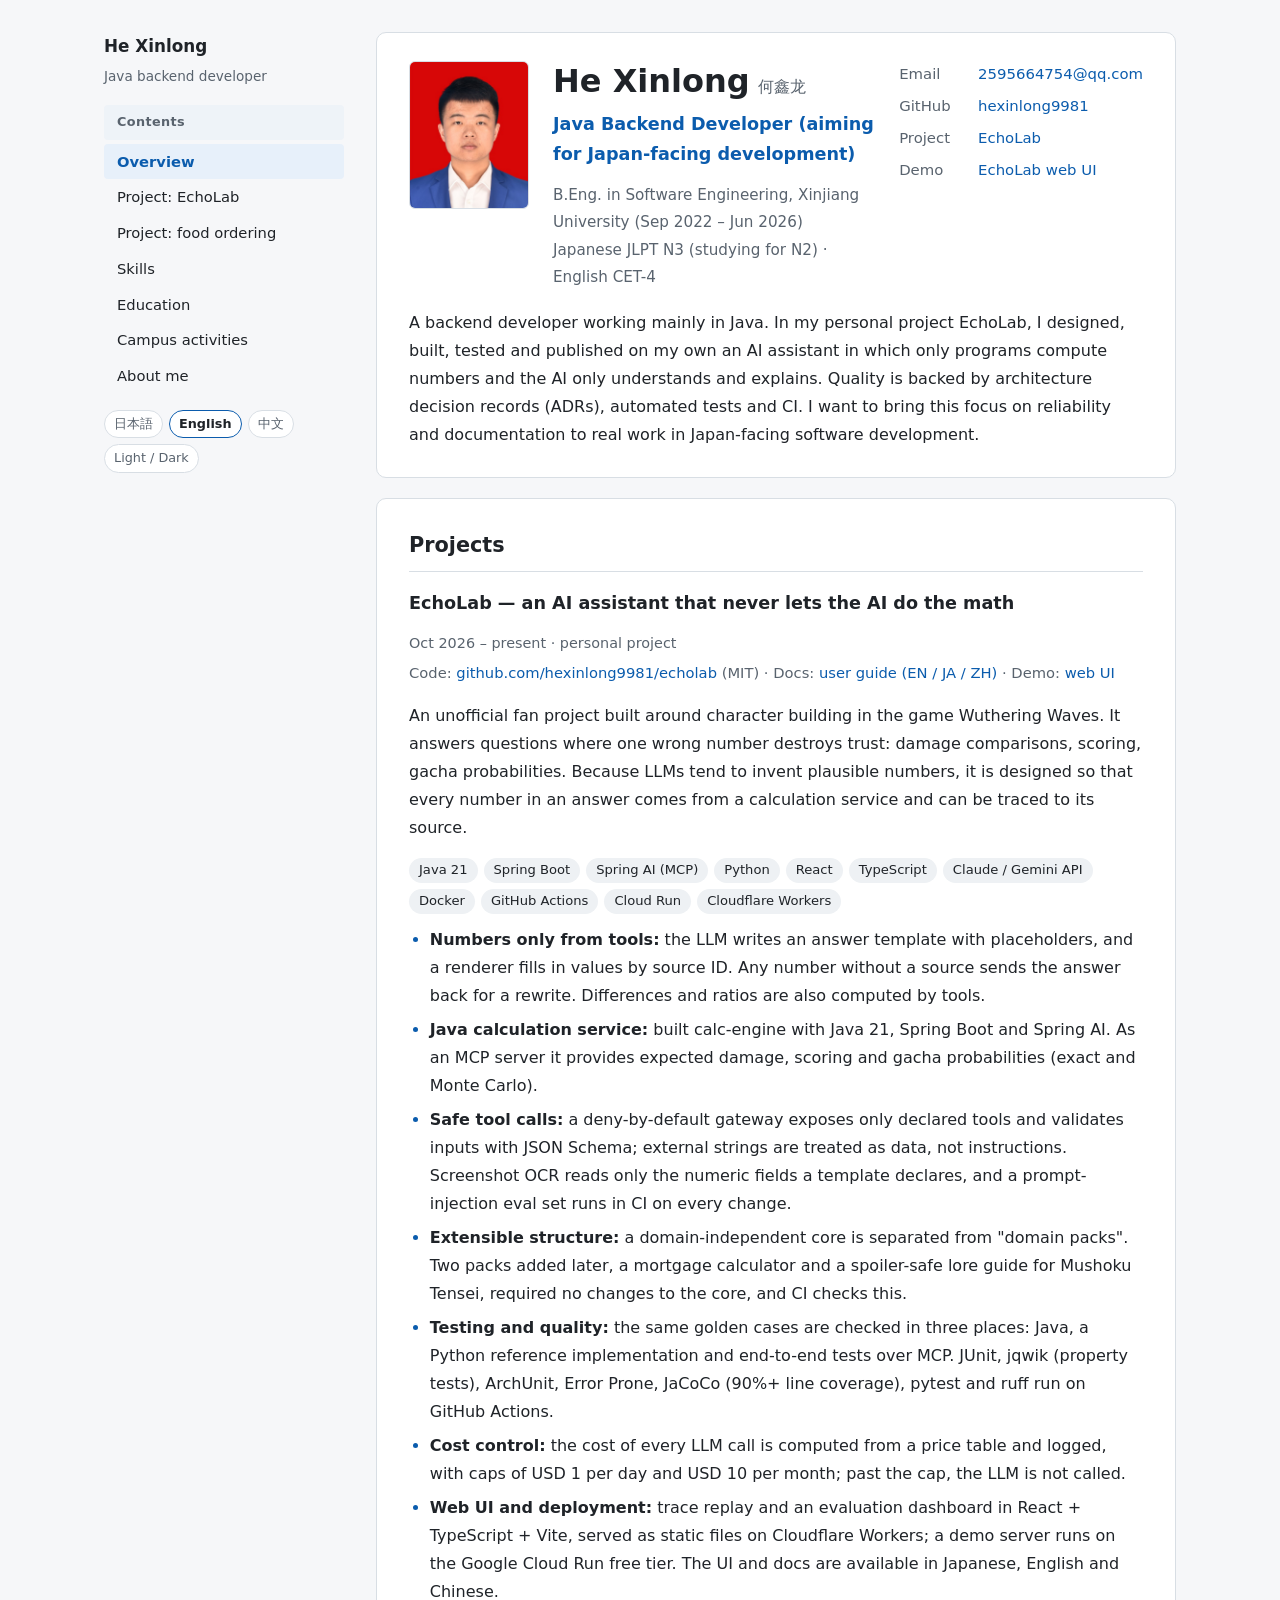
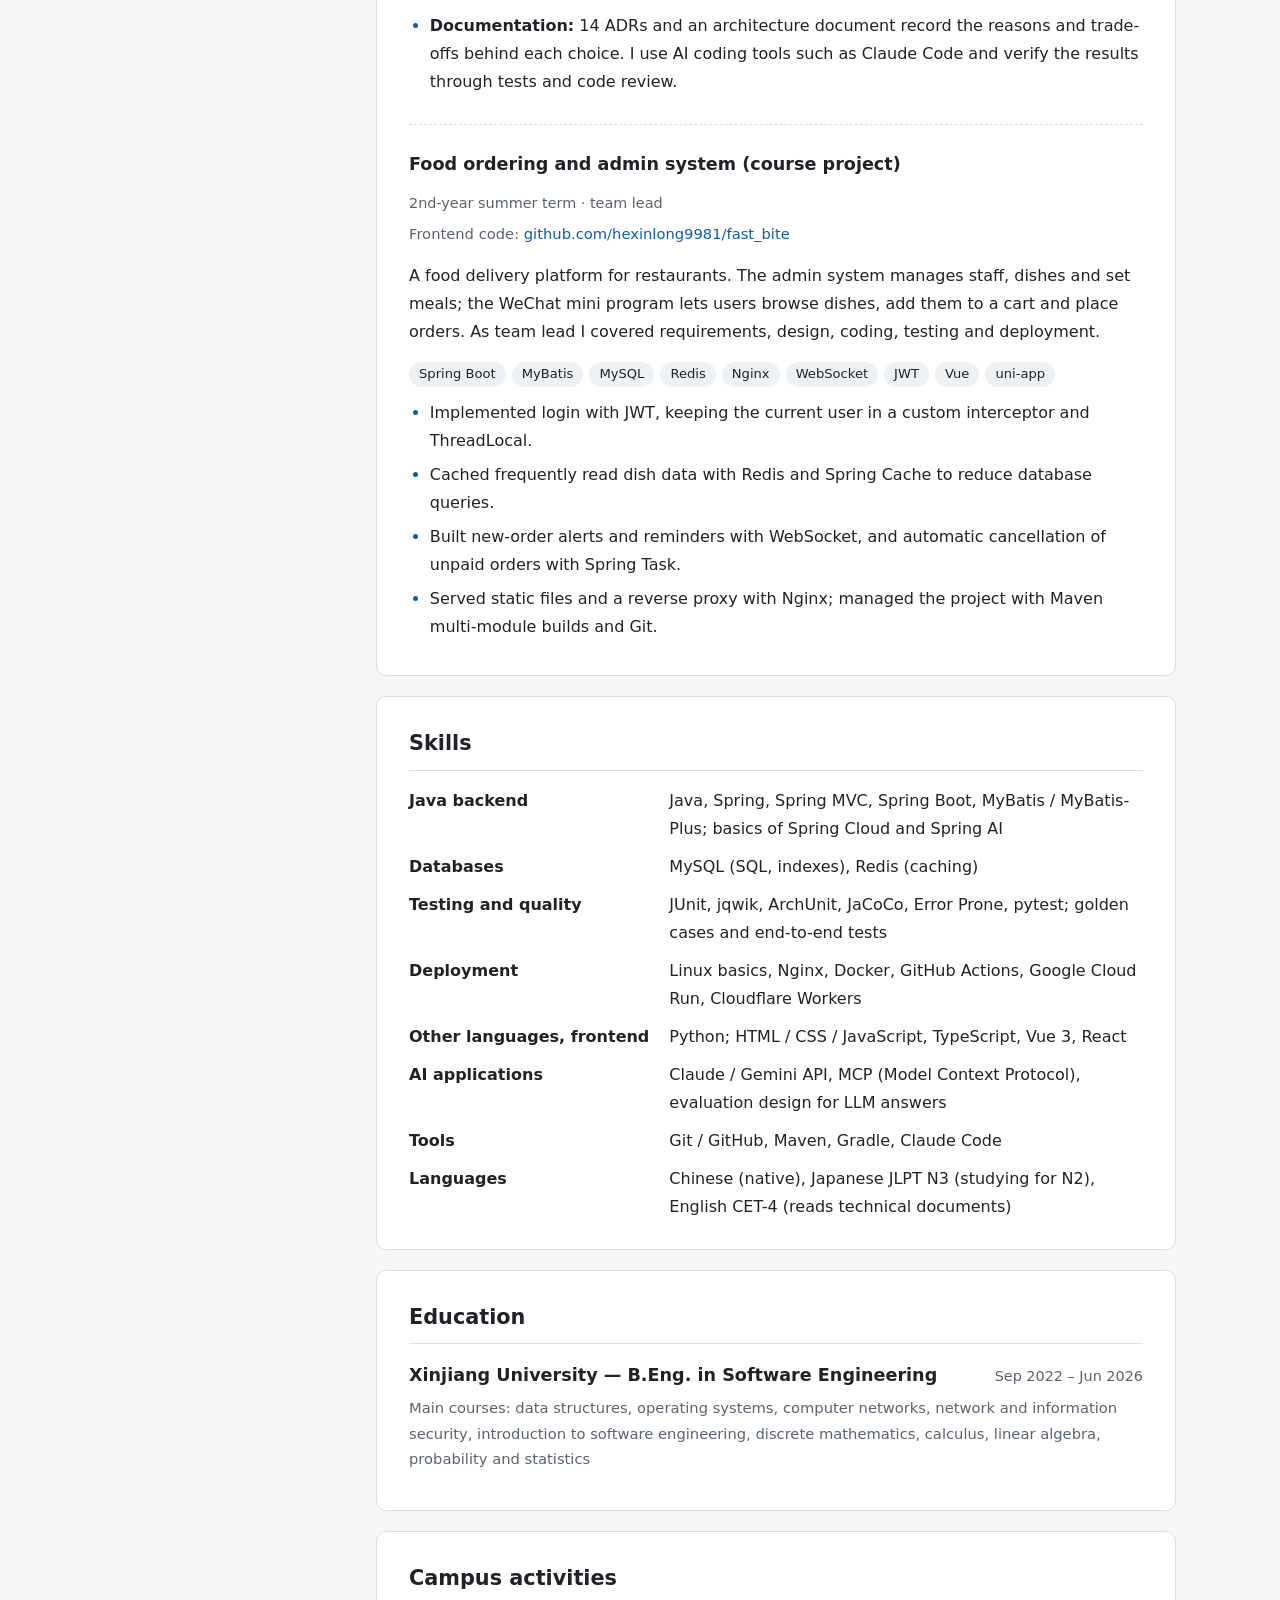
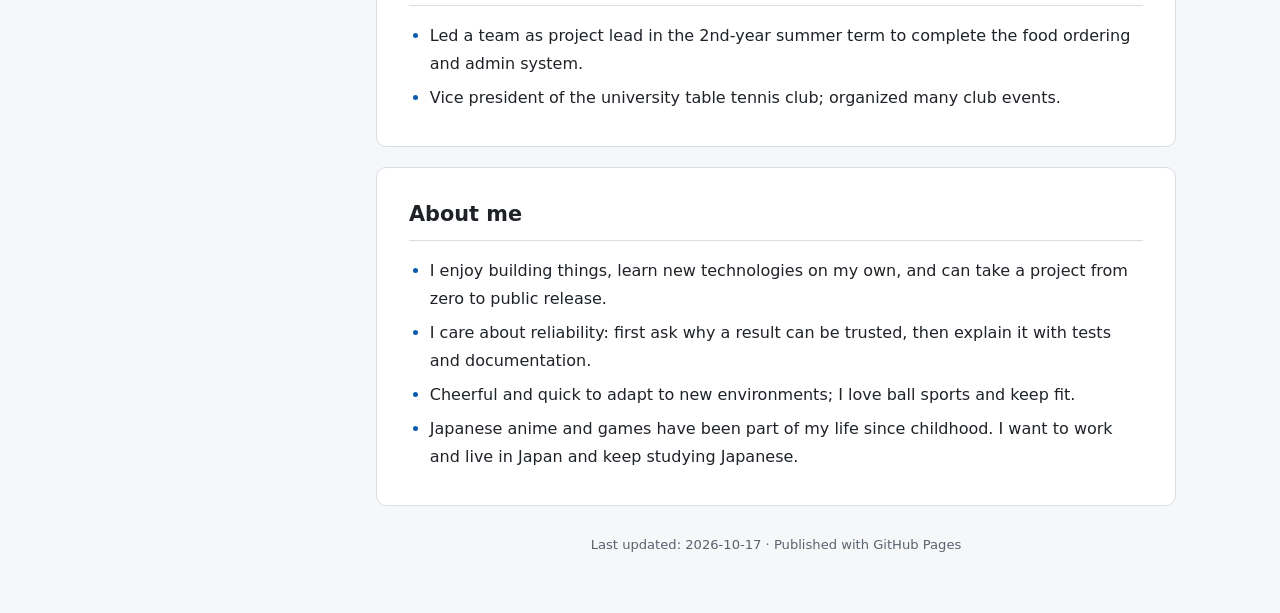
<file: index.html>
<!doctype html>
<html lang="ja">
<head>
<meta charset="utf-8">
<meta name="viewport" content="width=device-width, initial-scale=1">
<title>He Xinlong | Resume</title>
<meta name="description" content="何鑫龍 / He Xinlong — 履歴書・Resume・简历">
<link rel="stylesheet" href="assets/style.css">
<script>
  // 浏览器语言为日语 → ja，中文 → zh，其余 → en
  (function () {
    var l = (navigator.languages && navigator.languages[0] || navigator.language || "").toLowerCase();
    var to = l.indexOf("ja") === 0 ? "ja/" : l.indexOf("zh") === 0 ? "zh/" : "en/";
    if (location.search.indexOf("stay") < 0) location.replace(to);
  })();
</script>
<style>
  .pick { max-width: 480px; margin: 15vh auto; padding: 0 16px; text-align: center; }
  .pick a { display: block; margin: 10px 0; padding: 12px; border: 1px solid var(--border); border-radius: 8px; background: var(--panel); }
</style>
</head>
<body>
<div class="pick">
  <h1>He Xinlong</h1>
  <a href="ja/" lang="ja">日本語（履歴書）</a>
  <a href="en/" lang="en">English (Resume)</a>
  <a href="zh/" lang="zh-CN">中文（简历）</a>
</div>
</body>
</html>
</file>
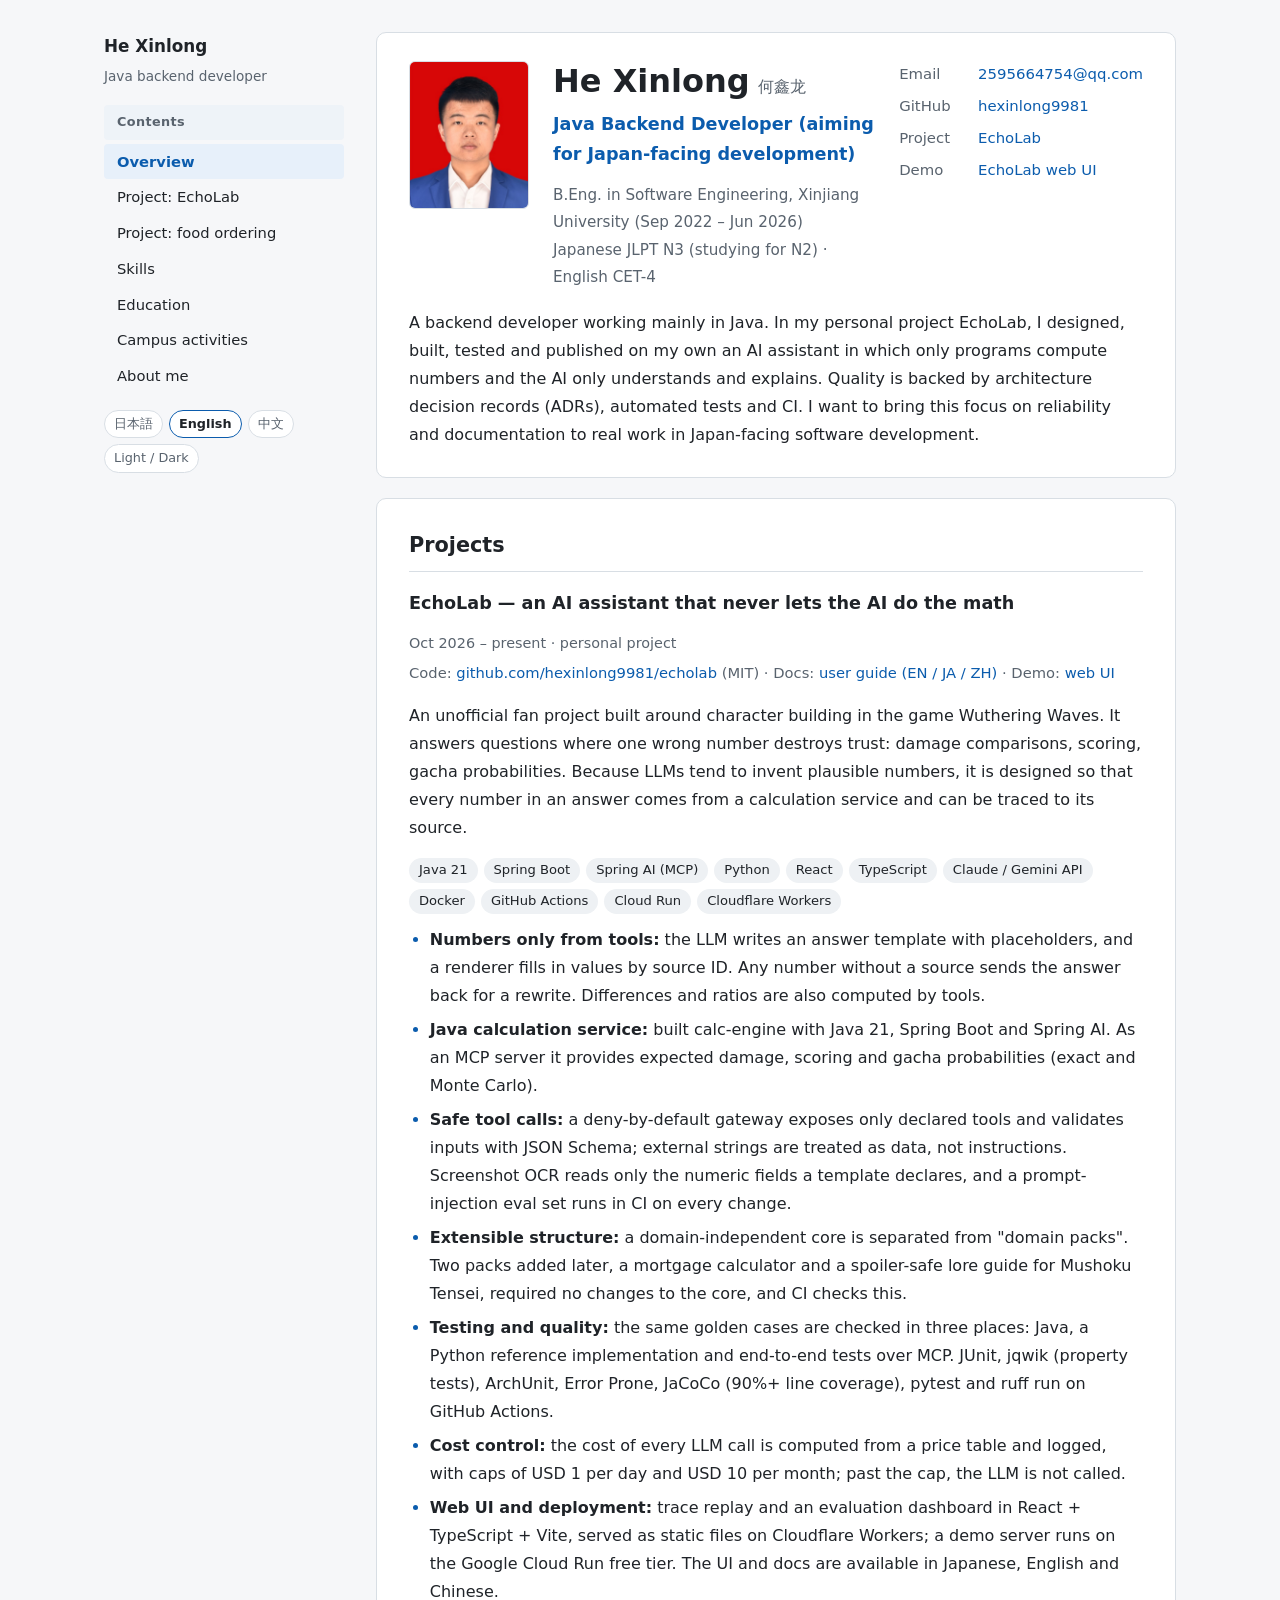
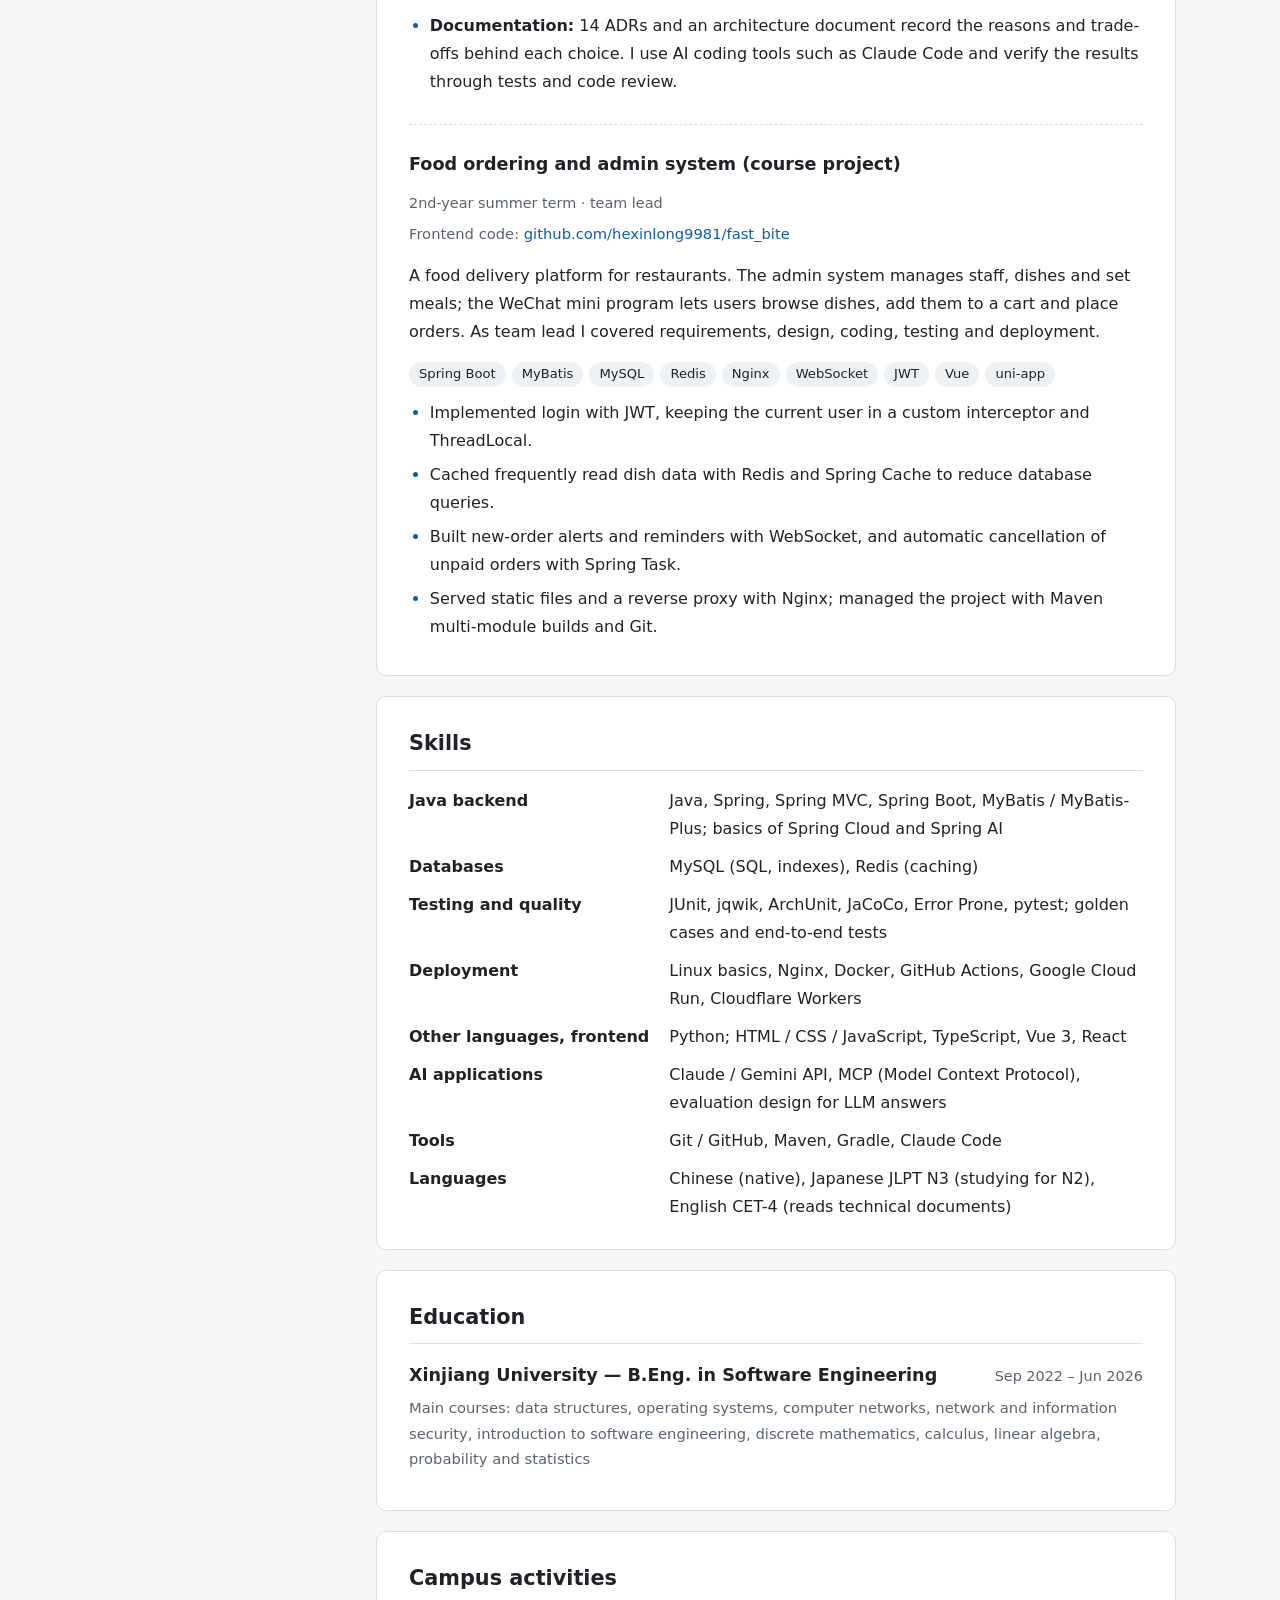
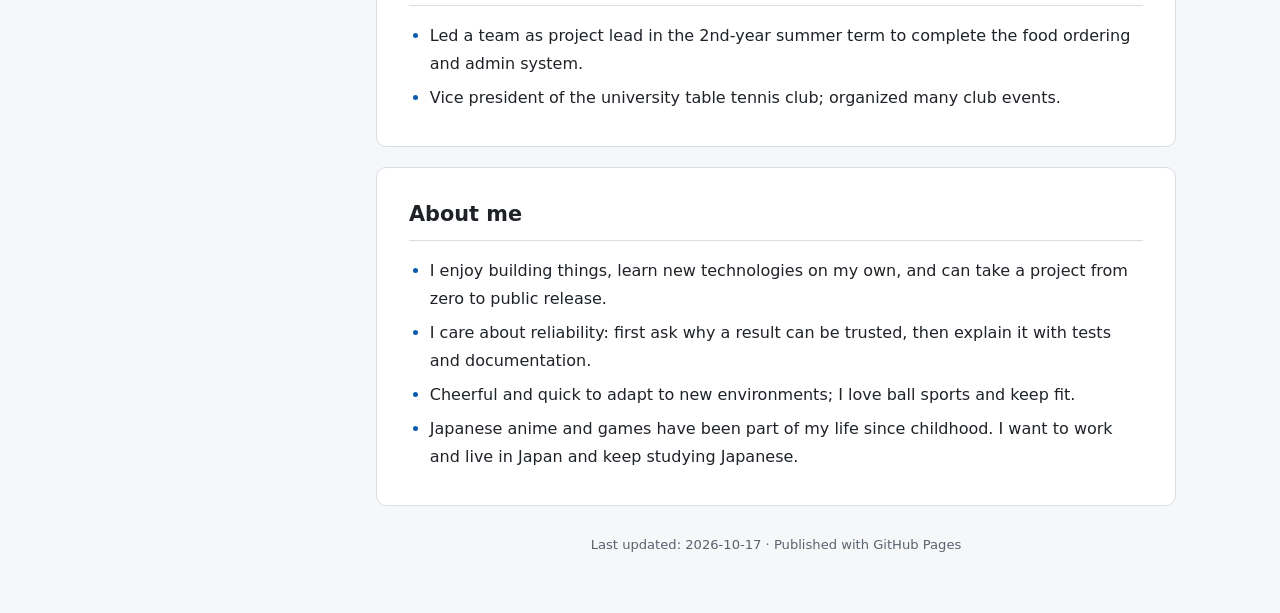
<file: en/index.html>
<!doctype html>
<html lang="en">
<head>
<meta charset="utf-8">
<meta name="viewport" content="width=device-width, initial-scale=1">
<title>He Xinlong | Resume</title>
<meta name="description" content="Resume of He Xinlong, Java backend developer. Personal project EchoLab: an AI assistant that never lets the AI do the math.">
<link rel="alternate" hreflang="ja" href="../ja/">
<link rel="alternate" hreflang="zh-CN" href="../zh/">
<link rel="stylesheet" href="../assets/style.css">
<script src="../assets/site.js"></script>
</head>
<body>
<div class="layout">
<div class="topbar"><strong>He Xinlong · Resume</strong><button id="menu-btn" type="button" aria-label="Contents"><svg width="18" height="14" viewBox="0 0 18 14" aria-hidden="true"><path d="M0 1h18M0 7h18M0 13h18" stroke="currentColor" stroke-width="2"/></svg></button></div>

<nav class="side" aria-label="Contents">
  <div class="brand">He Xinlong</div>
  <div class="brand-sub">Java backend developer</div>
  <div class="group">Contents</div>
  <ul>
    <li><a href="#profile">Overview</a></li>
    <li><a href="#echolab">Project: EchoLab</a></li>
    <li><a href="#takeout">Project: food ordering</a></li>
    <li><a href="#skills">Skills</a></li>
    <li><a href="#education">Education</a></li>
    <li><a href="#campus">Campus activities</a></li>
    <li><a href="#about">About me</a></li>
  </ul>
  <div class="controls">
    <a href="../ja/" lang="ja">日本語</a><a class="on" href="./">English</a><a href="../zh/" lang="zh-CN">中文</a>
    <button id="theme-btn" type="button">Light / Dark</button>
  </div>
</nav>

<main>
  <section class="card" id="profile">
    <div class="hero">
      <img class="photo" src="../assets/photo.jpg" width="120" height="148" alt="Photo of He Xinlong">
      <div>
        <h1>He Xinlong<span class="romaji" lang="zh-CN">何鑫龙</span></h1>
        <p class="role">Java Backend Developer (aiming for Japan-facing development)</p>
        <ul class="facts">
          <li>B.Eng. in Software Engineering, Xinjiang University (Sep 2022 – Jun 2026)</li>
          <li>Japanese JLPT N3 (studying for N2) · English CET-4</li>
        </ul>
      </div>
      <div class="links">
        <div><span class="k">Email</span><a href="mailto:2595664754@qq.com">2595664754@qq.com</a></div>
        <div><span class="k">GitHub</span><a href="https://github.com/hexinlong9981">hexinlong9981</a></div>
        <div><span class="k">Project</span><a href="https://github.com/hexinlong9981/echolab">EchoLab</a></div>
        <div><span class="k">Demo</span><a href="https://echolab-web.echolab-web.workers.dev/">EchoLab web UI</a></div>
      </div>
    </div>
    <p class="summary">
      A backend developer working mainly in Java. In my personal project EchoLab, I designed, built, tested and published on my own
      an AI assistant in which only programs compute numbers and the AI only understands and explains. Quality is backed by
      architecture decision records (ADRs), automated tests and CI. I want to bring this focus on reliability and documentation
      to real work in Japan-facing software development.
    </p>
  </section>

  <section class="card" id="echolab">
    <h2>Projects</h2>
    <div class="item">
      <div class="item-head">
        <h3>EchoLab — an AI assistant that never lets the AI do the math</h3>
        <span class="period">Oct 2026 – present · personal project</span>
      </div>
      <p class="meta">
        Code: <a href="https://github.com/hexinlong9981/echolab">github.com/hexinlong9981/echolab</a> (MIT) ·
        Docs: <a href="https://hexinlong9981.github.io/echolab/en/">user guide (EN / JA / ZH)</a> ·
        Demo: <a href="https://echolab-web.echolab-web.workers.dev/">web UI</a>
      </p>
      <p>
        An unofficial fan project built around character building in the game Wuthering Waves. It answers questions where one wrong
        number destroys trust: damage comparisons, scoring, gacha probabilities. Because LLMs tend to invent plausible numbers, it is
        designed so that every number in an answer comes from a calculation service and can be traced to its source.
      </p>
      <ul class="tags">
        <li>Java 21</li><li>Spring Boot</li><li>Spring AI (MCP)</li><li>Python</li><li>React</li><li>TypeScript</li>
        <li>Claude / Gemini API</li><li>Docker</li><li>GitHub Actions</li><li>Cloud Run</li><li>Cloudflare Workers</li>
      </ul>
      <ul class="points">
        <li><span class="point-title">Numbers only from tools:</span> the LLM writes an answer template with placeholders, and a renderer fills in values by source ID. Any number without a source sends the answer back for a rewrite. Differences and ratios are also computed by tools.</li>
        <li><span class="point-title">Java calculation service:</span> built calc-engine with Java 21, Spring Boot and Spring AI. As an MCP server it provides expected damage, scoring and gacha probabilities (exact and Monte Carlo).</li>
        <li><span class="point-title">Safe tool calls:</span> a deny-by-default gateway exposes only declared tools and validates inputs with JSON Schema; external strings are treated as data, not instructions. Screenshot OCR reads only the numeric fields a template declares, and a prompt-injection eval set runs in CI on every change.</li>
        <li><span class="point-title">Extensible structure:</span> a domain-independent core is separated from "domain packs". Two packs added later, a mortgage calculator and a spoiler-safe lore guide for Mushoku Tensei, required no changes to the core, and CI checks this.</li>
        <li><span class="point-title">Testing and quality:</span> the same golden cases are checked in three places: Java, a Python reference implementation and end-to-end tests over MCP. JUnit, jqwik (property tests), ArchUnit, Error Prone, JaCoCo (90%+ line coverage), pytest and ruff run on GitHub Actions.</li>
        <li><span class="point-title">Cost control:</span> the cost of every LLM call is computed from a price table and logged, with caps of USD 1 per day and USD 10 per month; past the cap, the LLM is not called.</li>
        <li><span class="point-title">Web UI and deployment:</span> trace replay and an evaluation dashboard in React + TypeScript + Vite, served as static files on Cloudflare Workers; a demo server runs on the Google Cloud Run free tier. The UI and docs are available in Japanese, English and Chinese.</li>
        <li><span class="point-title">Documentation:</span> 14 ADRs and an architecture document record the reasons and trade-offs behind each choice. I use AI coding tools such as Claude Code and verify the results through tests and code review.</li>
      </ul>
    </div>

    <div class="item" id="takeout">
      <div class="item-head">
        <h3>Food ordering and admin system (course project)</h3>
        <span class="period">2nd-year summer term · team lead</span>
      </div>
      <p class="meta">Frontend code: <a href="https://github.com/hexinlong9981/fast_bite">github.com/hexinlong9981/fast_bite</a></p>
      <p>
        A food delivery platform for restaurants. The admin system manages staff, dishes and set meals; the WeChat mini program lets
        users browse dishes, add them to a cart and place orders. As team lead I covered requirements, design, coding, testing and deployment.
      </p>
      <ul class="tags">
        <li>Spring Boot</li><li>MyBatis</li><li>MySQL</li><li>Redis</li><li>Nginx</li><li>WebSocket</li><li>JWT</li><li>Vue</li><li>uni-app</li>
      </ul>
      <ul class="points">
        <li>Implemented login with JWT, keeping the current user in a custom interceptor and ThreadLocal.</li>
        <li>Cached frequently read dish data with Redis and Spring Cache to reduce database queries.</li>
        <li>Built new-order alerts and reminders with WebSocket, and automatic cancellation of unpaid orders with Spring Task.</li>
        <li>Served static files and a reverse proxy with Nginx; managed the project with Maven multi-module builds and Git.</li>
      </ul>
    </div>
  </section>

  <section class="card" id="skills">
    <h2>Skills</h2>
    <dl class="skills">
      <dt>Java backend</dt><dd>Java, Spring, Spring MVC, Spring Boot, MyBatis / MyBatis-Plus; basics of Spring Cloud and Spring AI</dd>
      <dt>Databases</dt><dd>MySQL (SQL, indexes), Redis (caching)</dd>
      <dt>Testing and quality</dt><dd>JUnit, jqwik, ArchUnit, JaCoCo, Error Prone, pytest; golden cases and end-to-end tests</dd>
      <dt>Deployment</dt><dd>Linux basics, Nginx, Docker, GitHub Actions, Google Cloud Run, Cloudflare Workers</dd>
      <dt>Other languages, frontend</dt><dd>Python; HTML / CSS / JavaScript, TypeScript, Vue 3, React</dd>
      <dt>AI applications</dt><dd>Claude / Gemini API, MCP (Model Context Protocol), evaluation design for LLM answers</dd>
      <dt>Tools</dt><dd>Git / GitHub, Maven, Gradle, Claude Code</dd>
      <dt>Languages</dt><dd>Chinese (native), Japanese JLPT N3 (studying for N2), English CET-4 (reads technical documents)</dd>
    </dl>
  </section>

  <section class="card" id="education">
    <h2>Education</h2>
    <div class="item-head">
      <h3>Xinjiang University — B.Eng. in Software Engineering</h3>
      <span class="period">Sep 2022 – Jun 2026</span>
    </div>
    <p class="meta">Main courses: data structures, operating systems, computer networks, network and information security, introduction to software engineering, discrete mathematics, calculus, linear algebra, probability and statistics</p>
  </section>

  <section class="card" id="campus">
    <h2>Campus activities</h2>
    <ul class="points">
      <li>Led a team as project lead in the 2nd-year summer term to complete the food ordering and admin system.</li>
      <li>Vice president of the university table tennis club; organized many club events.</li>
    </ul>
  </section>

  <section class="card" id="about">
    <h2>About me</h2>
    <ul class="points">
      <li>I enjoy building things, learn new technologies on my own, and can take a project from zero to public release.</li>
      <li>I care about reliability: first ask why a result can be trusted, then explain it with tests and documentation.</li>
      <li>Cheerful and quick to adapt to new environments; I love ball sports and keep fit.</li>
      <li>Japanese anime and games have been part of my life since childhood. I want to work and live in Japan and keep studying Japanese.</li>
    </ul>
  </section>

  <footer>Last updated: 2026-10-17 · Published with GitHub Pages</footer>
</main>
</div>
</body>
</html>
</file>
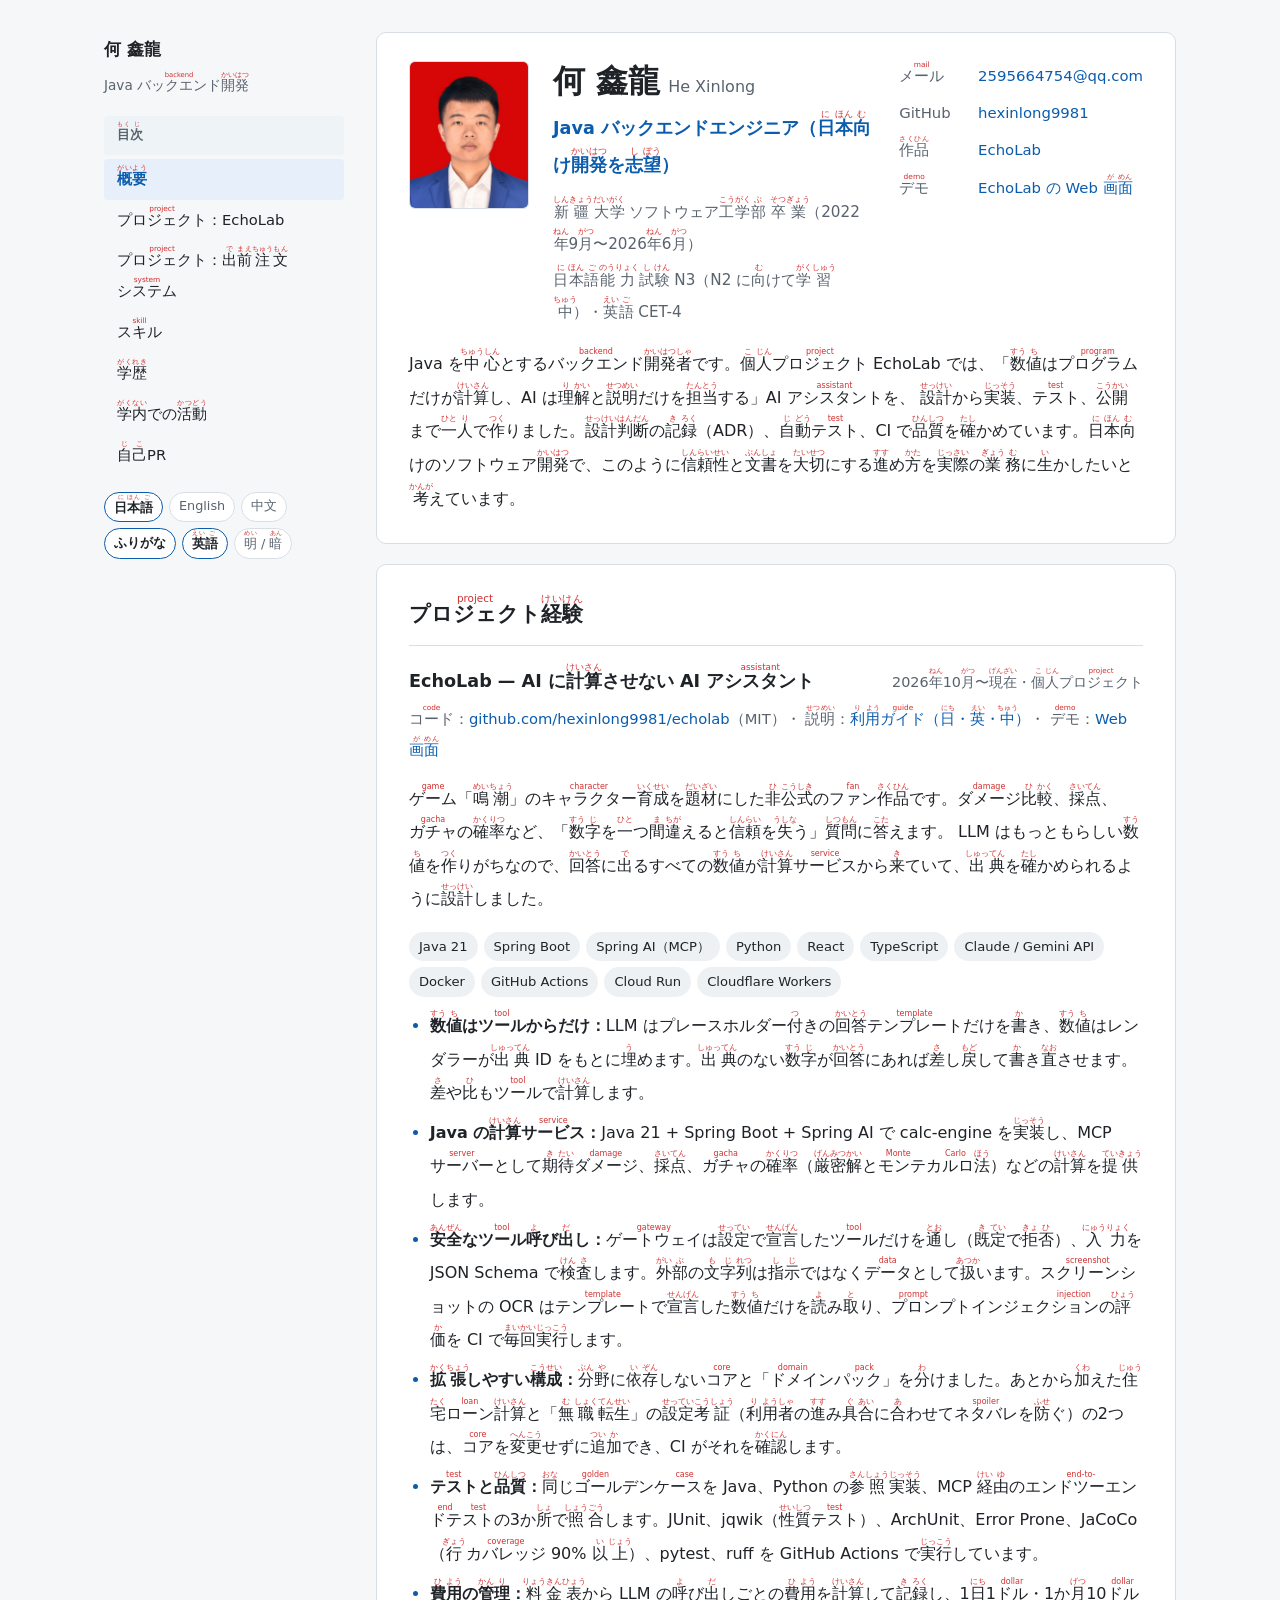
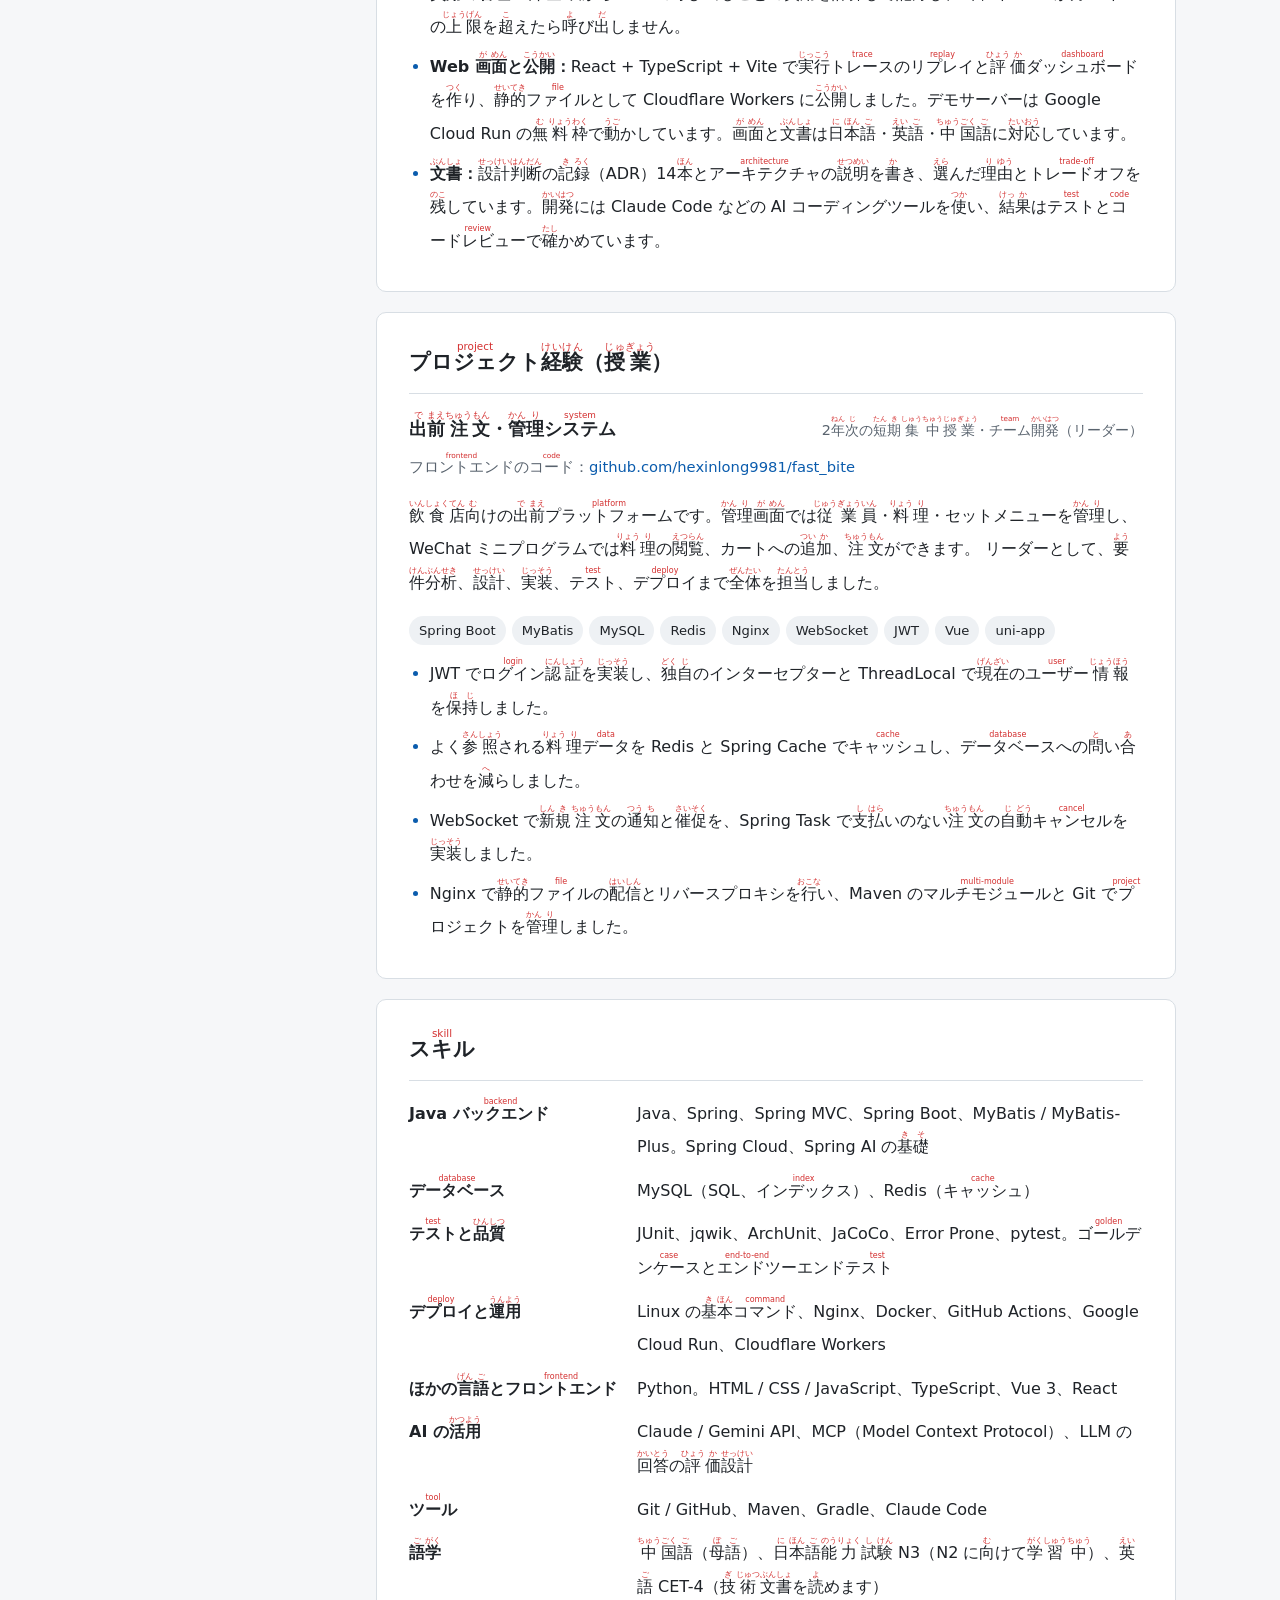
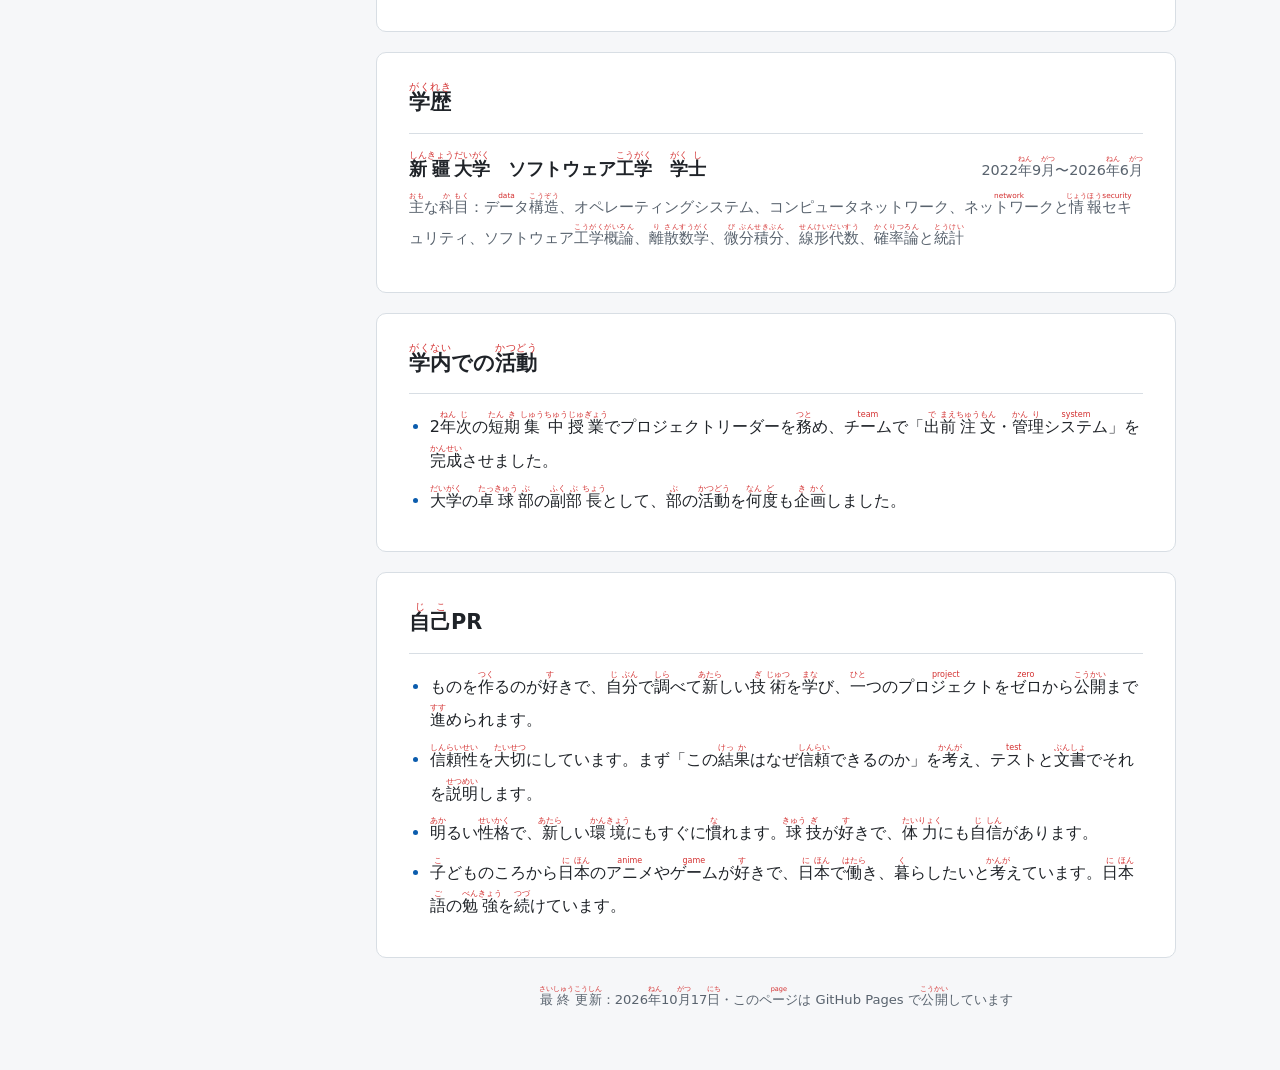
<file: ja/index.html>
<!DOCTYPE html>

<html lang="ja">
<head>
<meta charset="utf-8"/>
<meta content="width=device-width, initial-scale=1" name="viewport"/>
<title>何鑫龍 | 履歴書</title>
<meta content="何鑫龍（He Xinlong）の履歴書：Java バックエンド開発。個人プロジェクト EchoLab（AI に計算させない AI アシスタント）。" name="description"/>
<link href="../zh/" hreflang="zh-CN" rel="alternate"/>
<link href="../en/" hreflang="en" rel="alternate"/>
<link href="../assets/style.css" rel="stylesheet"/>
<script src="../assets/site.js"></script>
</head>
<body>
<div class="layout">
<div class="topbar"><strong><span lang="zh-CN">何鑫龍</span>・<ruby class="furi">履<rp>(</rp><rt>り</rt><rp>)</rp></ruby><ruby class="furi">歴<rp>(</rp><rt>れき</rt><rp>)</rp></ruby><ruby class="furi">書<rp>(</rp><rt>しょ</rt><rp>)</rp></ruby></strong><button id="menu-btn" type="button" aria-label="目次"><svg width="18" height="14" viewBox="0 0 18 14" aria-hidden="true"><path d="M0 1h18M0 7h18M0 13h18" stroke="currentColor" stroke-width="2"/></svg></button></div>
<nav aria-label="目次" class="side">
<div class="brand"><span lang="zh-CN">何 鑫龍</span></div>
<div class="brand-sub">Java <ruby class="furi eng">バックエンド<rp>(</rp><rt lang="en">backend</rt><rp>)</rp></ruby><ruby class="furi">開<rp>(</rp><rt>かい</rt><rp>)</rp></ruby><ruby class="furi">発<rp>(</rp><rt>はつ</rt><rp>)</rp></ruby></div>
<div class="group"><ruby class="furi">目<rp>(</rp><rt>もく</rt><rp>)</rp></ruby><ruby class="furi">次<rp>(</rp><rt>じ</rt><rp>)</rp></ruby></div>
<ul>
<li><a href="#profile"><ruby class="furi">概<rp>(</rp><rt>がい</rt><rp>)</rp></ruby><ruby class="furi">要<rp>(</rp><rt>よう</rt><rp>)</rp></ruby></a></li>
<li><a href="#echolab"><ruby class="furi eng">プロジェクト<rp>(</rp><rt lang="en">project</rt><rp>)</rp></ruby>：EchoLab</a></li>
<li><a href="#takeout"><ruby class="furi eng">プロジェクト<rp>(</rp><rt lang="en">project</rt><rp>)</rp></ruby>：<ruby class="furi">出<rp>(</rp><rt>で</rt><rp>)</rp></ruby><ruby class="furi">前<rp>(</rp><rt>まえ</rt><rp>)</rp></ruby><ruby class="furi">注<rp>(</rp><rt>ちゅう</rt><rp>)</rp></ruby><ruby class="furi">文<rp>(</rp><rt>もん</rt><rp>)</rp></ruby><ruby class="furi eng">システム<rp>(</rp><rt lang="en">system</rt><rp>)</rp></ruby></a></li>
<li><a href="#skills"><ruby class="furi eng">スキル<rp>(</rp><rt lang="en">skill</rt><rp>)</rp></ruby></a></li>
<li><a href="#education"><ruby class="furi">学<rp>(</rp><rt>がく</rt><rp>)</rp></ruby><ruby class="furi">歴<rp>(</rp><rt>れき</rt><rp>)</rp></ruby></a></li>
<li><a href="#campus"><ruby class="furi">学<rp>(</rp><rt>がく</rt><rp>)</rp></ruby><ruby class="furi">内<rp>(</rp><rt>ない</rt><rp>)</rp></ruby>での<ruby class="furi">活<rp>(</rp><rt>かつ</rt><rp>)</rp></ruby><ruby class="furi">動<rp>(</rp><rt>どう</rt><rp>)</rp></ruby></a></li>
<li><a href="#about"><ruby class="furi">自<rp>(</rp><rt>じ</rt><rp>)</rp></ruby><ruby class="furi">己<rp>(</rp><rt>こ</rt><rp>)</rp></ruby>PR</a></li>
</ul>
<div class="controls">
<a class="on" href="./"><ruby class="furi">日<rp>(</rp><rt>に</rt><rp>)</rp></ruby><ruby class="furi">本<rp>(</rp><rt>ほん</rt><rp>)</rp></ruby><ruby class="furi">語<rp>(</rp><rt>ご</rt><rp>)</rp></ruby></a><a href="../en/" lang="en">English</a><a href="../zh/" lang="zh-CN">中文</a>
<button id="furi-btn" type="button">ふりがな</button><button id="eng-btn" type="button"><ruby class="furi">英<rp>(</rp><rt>えい</rt><rp>)</rp></ruby><ruby class="furi">語<rp>(</rp><rt>ご</rt><rp>)</rp></ruby></button>
<button id="theme-btn" type="button"><ruby class="furi">明<rp>(</rp><rt>めい</rt><rp>)</rp></ruby> / <ruby class="furi">暗<rp>(</rp><rt>あん</rt><rp>)</rp></ruby></button>
</div>
</nav>
<main>
<section class="card" id="profile">
<div class="hero">
      <img class="photo" src="../assets/photo.jpg" width="120" height="148" alt="顔写真">
<div>
<h1><span lang="zh-CN">何 鑫龍</span><span class="romaji">He Xinlong</span></h1>
<p class="role">Java バックエンドエンジニア（<ruby class="furi">日<rp>(</rp><rt>に</rt><rp>)</rp></ruby><ruby class="furi">本<rp>(</rp><rt>ほん</rt><rp>)</rp></ruby><ruby class="furi">向<rp>(</rp><rt>む</rt><rp>)</rp></ruby>け<ruby class="furi">開<rp>(</rp><rt>かい</rt><rp>)</rp></ruby><ruby class="furi">発<rp>(</rp><rt>はつ</rt><rp>)</rp></ruby>を<ruby class="furi">志<rp>(</rp><rt>し</rt><rp>)</rp></ruby><ruby class="furi">望<rp>(</rp><rt>ぼう</rt><rp>)</rp></ruby>）</p>
<ul class="facts">
<li><ruby class="furi">新<rp>(</rp><rt>しん</rt><rp>)</rp></ruby><ruby class="furi">疆<rp>(</rp><rt>きょう</rt><rp>)</rp></ruby><ruby class="furi">大<rp>(</rp><rt>だい</rt><rp>)</rp></ruby><ruby class="furi">学<rp>(</rp><rt>がく</rt><rp>)</rp></ruby> ソフトウェア<ruby class="furi">工<rp>(</rp><rt>こう</rt><rp>)</rp></ruby><ruby class="furi">学<rp>(</rp><rt>がく</rt><rp>)</rp></ruby><ruby class="furi">部<rp>(</rp><rt>ぶ</rt><rp>)</rp></ruby> <ruby class="furi">卒<rp>(</rp><rt>そつ</rt><rp>)</rp></ruby><ruby class="furi">業<rp>(</rp><rt>ぎょう</rt><rp>)</rp></ruby>（2022<ruby class="furi">年<rp>(</rp><rt>ねん</rt><rp>)</rp></ruby>9<ruby class="furi">月<rp>(</rp><rt>がつ</rt><rp>)</rp></ruby>〜2026<ruby class="furi">年<rp>(</rp><rt>ねん</rt><rp>)</rp></ruby>6<ruby class="furi">月<rp>(</rp><rt>がつ</rt><rp>)</rp></ruby>）</li>
<li><ruby class="furi">日<rp>(</rp><rt>に</rt><rp>)</rp></ruby><ruby class="furi">本<rp>(</rp><rt>ほん</rt><rp>)</rp></ruby><ruby class="furi">語<rp>(</rp><rt>ご</rt><rp>)</rp></ruby><ruby class="furi">能<rp>(</rp><rt>のう</rt><rp>)</rp></ruby><ruby class="furi">力<rp>(</rp><rt>りょく</rt><rp>)</rp></ruby><ruby class="furi">試<rp>(</rp><rt>し</rt><rp>)</rp></ruby><ruby class="furi">験<rp>(</rp><rt>けん</rt><rp>)</rp></ruby> N3（N2 に<ruby class="furi">向<rp>(</rp><rt>む</rt><rp>)</rp></ruby>けて<ruby class="furi">学<rp>(</rp><rt>がく</rt><rp>)</rp></ruby><ruby class="furi">習<rp>(</rp><rt>しゅう</rt><rp>)</rp></ruby><ruby class="furi">中<rp>(</rp><rt>ちゅう</rt><rp>)</rp></ruby>）・<ruby class="furi">英<rp>(</rp><rt>えい</rt><rp>)</rp></ruby><ruby class="furi">語<rp>(</rp><rt>ご</rt><rp>)</rp></ruby> CET-4</li>
</ul>
</div>
<div class="links">
<div><span class="k"><ruby class="furi eng">メール<rp>(</rp><rt lang="en">mail</rt><rp>)</rp></ruby></span><a href="mailto:2595664754@qq.com">2595664754@qq.com</a></div>
<div><span class="k">GitHub</span><a href="https://github.com/hexinlong9981">hexinlong9981</a></div>
<div><span class="k"><ruby class="furi">作<rp>(</rp><rt>さく</rt><rp>)</rp></ruby><ruby class="furi">品<rp>(</rp><rt>ひん</rt><rp>)</rp></ruby></span><a href="https://github.com/hexinlong9981/echolab">EchoLab</a></div>
<div><span class="k"><ruby class="furi eng">デモ<rp>(</rp><rt lang="en">demo</rt><rp>)</rp></ruby></span><a href="https://echolab-web.echolab-web.workers.dev/">EchoLab の Web <ruby class="furi">画<rp>(</rp><rt>が</rt><rp>)</rp></ruby><ruby class="furi">面<rp>(</rp><rt>めん</rt><rp>)</rp></ruby></a></div>
</div>
</div>
<p class="summary">
      Java を<ruby class="furi">中<rp>(</rp><rt>ちゅう</rt><rp>)</rp></ruby><ruby class="furi">心<rp>(</rp><rt>しん</rt><rp>)</rp></ruby>とする<ruby class="furi eng">バックエンド<rp>(</rp><rt lang="en">backend</rt><rp>)</rp></ruby><ruby class="furi">開<rp>(</rp><rt>かい</rt><rp>)</rp></ruby><ruby class="furi">発<rp>(</rp><rt>はつ</rt><rp>)</rp></ruby><ruby class="furi">者<rp>(</rp><rt>しゃ</rt><rp>)</rp></ruby>です。<ruby class="furi">個<rp>(</rp><rt>こ</rt><rp>)</rp></ruby><ruby class="furi">人<rp>(</rp><rt>じん</rt><rp>)</rp></ruby><ruby class="furi eng">プロジェクト<rp>(</rp><rt lang="en">project</rt><rp>)</rp></ruby> EchoLab では、「<ruby class="furi">数<rp>(</rp><rt>すう</rt><rp>)</rp></ruby><ruby class="furi">値<rp>(</rp><rt>ち</rt><rp>)</rp></ruby>は<ruby class="furi eng">プログラム<rp>(</rp><rt lang="en">program</rt><rp>)</rp></ruby>だけが<ruby class="furi">計<rp>(</rp><rt>けい</rt><rp>)</rp></ruby><ruby class="furi">算<rp>(</rp><rt>さん</rt><rp>)</rp></ruby>し、AI は<ruby class="furi">理<rp>(</rp><rt>り</rt><rp>)</rp></ruby><ruby class="furi">解<rp>(</rp><rt>かい</rt><rp>)</rp></ruby>と<ruby class="furi">説<rp>(</rp><rt>せつ</rt><rp>)</rp></ruby><ruby class="furi">明<rp>(</rp><rt>めい</rt><rp>)</rp></ruby>だけを<ruby class="furi">担<rp>(</rp><rt>たん</rt><rp>)</rp></ruby><ruby class="furi">当<rp>(</rp><rt>とう</rt><rp>)</rp></ruby>する」AI <ruby class="furi eng">アシスタント<rp>(</rp><rt lang="en">assistant</rt><rp>)</rp></ruby>を、
      <ruby class="furi">設<rp>(</rp><rt>せっ</rt><rp>)</rp></ruby><ruby class="furi">計<rp>(</rp><rt>けい</rt><rp>)</rp></ruby>から<ruby class="furi">実<rp>(</rp><rt>じっ</rt><rp>)</rp></ruby><ruby class="furi">装<rp>(</rp><rt>そう</rt><rp>)</rp></ruby>、<ruby class="furi eng">テスト<rp>(</rp><rt lang="en">test</rt><rp>)</rp></ruby>、<ruby class="furi">公<rp>(</rp><rt>こう</rt><rp>)</rp></ruby><ruby class="furi">開<rp>(</rp><rt>かい</rt><rp>)</rp></ruby>まで<ruby class="furi">一<rp>(</rp><rt>ひと</rt><rp>)</rp></ruby><ruby class="furi">人<rp>(</rp><rt>り</rt><rp>)</rp></ruby>で<ruby class="furi">作<rp>(</rp><rt>つく</rt><rp>)</rp></ruby>りました。<ruby class="furi">設<rp>(</rp><rt>せっ</rt><rp>)</rp></ruby><ruby class="furi">計<rp>(</rp><rt>けい</rt><rp>)</rp></ruby><ruby class="furi">判<rp>(</rp><rt>はん</rt><rp>)</rp></ruby><ruby class="furi">断<rp>(</rp><rt>だん</rt><rp>)</rp></ruby>の<ruby class="furi">記<rp>(</rp><rt>き</rt><rp>)</rp></ruby><ruby class="furi">録<rp>(</rp><rt>ろく</rt><rp>)</rp></ruby>（ADR）、<ruby class="furi">自<rp>(</rp><rt>じ</rt><rp>)</rp></ruby><ruby class="furi">動<rp>(</rp><rt>どう</rt><rp>)</rp></ruby><ruby class="furi eng">テスト<rp>(</rp><rt lang="en">test</rt><rp>)</rp></ruby>、CI で<ruby class="furi">品<rp>(</rp><rt>ひん</rt><rp>)</rp></ruby><ruby class="furi">質<rp>(</rp><rt>しつ</rt><rp>)</rp></ruby>を<ruby class="furi">確<rp>(</rp><rt>たし</rt><rp>)</rp></ruby>かめています。
      <ruby class="furi">日<rp>(</rp><rt>に</rt><rp>)</rp></ruby><ruby class="furi">本<rp>(</rp><rt>ほん</rt><rp>)</rp></ruby><ruby class="furi">向<rp>(</rp><rt>む</rt><rp>)</rp></ruby>けのソフトウェア<ruby class="furi">開<rp>(</rp><rt>かい</rt><rp>)</rp></ruby><ruby class="furi">発<rp>(</rp><rt>はつ</rt><rp>)</rp></ruby>で、このように<ruby class="furi">信<rp>(</rp><rt>しん</rt><rp>)</rp></ruby><ruby class="furi">頼<rp>(</rp><rt>らい</rt><rp>)</rp></ruby><ruby class="furi">性<rp>(</rp><rt>せい</rt><rp>)</rp></ruby>と<ruby class="furi">文<rp>(</rp><rt>ぶん</rt><rp>)</rp></ruby><ruby class="furi">書<rp>(</rp><rt>しょ</rt><rp>)</rp></ruby>を<ruby class="furi">大<rp>(</rp><rt>たい</rt><rp>)</rp></ruby><ruby class="furi">切<rp>(</rp><rt>せつ</rt><rp>)</rp></ruby>にする<ruby class="furi">進<rp>(</rp><rt>すす</rt><rp>)</rp></ruby>め<ruby class="furi">方<rp>(</rp><rt>かた</rt><rp>)</rp></ruby>を<ruby class="furi">実<rp>(</rp><rt>じっ</rt><rp>)</rp></ruby><ruby class="furi">際<rp>(</rp><rt>さい</rt><rp>)</rp></ruby>の<ruby class="furi">業<rp>(</rp><rt>ぎょう</rt><rp>)</rp></ruby><ruby class="furi">務<rp>(</rp><rt>む</rt><rp>)</rp></ruby>に<ruby class="furi">生<rp>(</rp><rt>い</rt><rp>)</rp></ruby>かしたいと<ruby class="furi">考<rp>(</rp><rt>かんが</rt><rp>)</rp></ruby>えています。
    </p>
</section>
<section class="card" id="echolab">
<h2><ruby class="furi eng">プロジェクト<rp>(</rp><rt lang="en">project</rt><rp>)</rp></ruby><ruby class="furi">経<rp>(</rp><rt>けい</rt><rp>)</rp></ruby><ruby class="furi">験<rp>(</rp><rt>けん</rt><rp>)</rp></ruby></h2>
<div class="item">
<div class="item-head">
<h3>EchoLab — AI に<ruby class="furi">計<rp>(</rp><rt>けい</rt><rp>)</rp></ruby><ruby class="furi">算<rp>(</rp><rt>さん</rt><rp>)</rp></ruby>させない AI <ruby class="furi eng">アシスタント<rp>(</rp><rt lang="en">assistant</rt><rp>)</rp></ruby></h3>
<span class="period">2026<ruby class="furi">年<rp>(</rp><rt>ねん</rt><rp>)</rp></ruby>10<ruby class="furi">月<rp>(</rp><rt>がつ</rt><rp>)</rp></ruby>〜<ruby class="furi">現<rp>(</rp><rt>げん</rt><rp>)</rp></ruby><ruby class="furi">在<rp>(</rp><rt>ざい</rt><rp>)</rp></ruby>・<ruby class="furi">個<rp>(</rp><rt>こ</rt><rp>)</rp></ruby><ruby class="furi">人<rp>(</rp><rt>じん</rt><rp>)</rp></ruby><ruby class="furi eng">プロジェクト<rp>(</rp><rt lang="en">project</rt><rp>)</rp></ruby></span>
</div>
<p class="meta">
        <ruby class="furi eng">コード<rp>(</rp><rt lang="en">code</rt><rp>)</rp></ruby>：<a href="https://github.com/hexinlong9981/echolab">github.com/hexinlong9981/echolab</a>（MIT）・
        <ruby class="furi">説<rp>(</rp><rt>せつ</rt><rp>)</rp></ruby><ruby class="furi">明<rp>(</rp><rt>めい</rt><rp>)</rp></ruby>：<a href="https://hexinlong9981.github.io/echolab/ja/"><ruby class="furi">利<rp>(</rp><rt>り</rt><rp>)</rp></ruby><ruby class="furi">用<rp>(</rp><rt>よう</rt><rp>)</rp></ruby><ruby class="furi eng">ガイド<rp>(</rp><rt lang="en">guide</rt><rp>)</rp></ruby>（<ruby class="furi">日<rp>(</rp><rt>にち</rt><rp>)</rp></ruby>・<ruby class="furi">英<rp>(</rp><rt>えい</rt><rp>)</rp></ruby>・<ruby class="furi">中<rp>(</rp><rt>ちゅう</rt><rp>)</rp></ruby>）</a>・
        <ruby class="furi eng">デモ<rp>(</rp><rt lang="en">demo</rt><rp>)</rp></ruby>：<a href="https://echolab-web.echolab-web.workers.dev/">Web <ruby class="furi">画<rp>(</rp><rt>が</rt><rp>)</rp></ruby><ruby class="furi">面<rp>(</rp><rt>めん</rt><rp>)</rp></ruby></a>
</p>
<p>
        <ruby class="furi eng">ゲーム<rp>(</rp><rt lang="en">game</rt><rp>)</rp></ruby>「<ruby class="furi">鳴<rp>(</rp><rt>めい</rt><rp>)</rp></ruby><ruby class="furi">潮<rp>(</rp><rt>ちょう</rt><rp>)</rp></ruby>」の<ruby class="furi eng">キャラクター<rp>(</rp><rt lang="en">character</rt><rp>)</rp></ruby><ruby class="furi">育<rp>(</rp><rt>いく</rt><rp>)</rp></ruby><ruby class="furi">成<rp>(</rp><rt>せい</rt><rp>)</rp></ruby>を<ruby class="furi">題<rp>(</rp><rt>だい</rt><rp>)</rp></ruby><ruby class="furi">材<rp>(</rp><rt>ざい</rt><rp>)</rp></ruby>にした<ruby class="furi">非<rp>(</rp><rt>ひ</rt><rp>)</rp></ruby><ruby class="furi">公<rp>(</rp><rt>こう</rt><rp>)</rp></ruby><ruby class="furi">式<rp>(</rp><rt>しき</rt><rp>)</rp></ruby>の<ruby class="furi eng">ファン<rp>(</rp><rt lang="en">fan</rt><rp>)</rp></ruby><ruby class="furi">作<rp>(</rp><rt>さく</rt><rp>)</rp></ruby><ruby class="furi">品<rp>(</rp><rt>ひん</rt><rp>)</rp></ruby>です。<ruby class="furi eng">ダメージ<rp>(</rp><rt lang="en">damage</rt><rp>)</rp></ruby><ruby class="furi">比<rp>(</rp><rt>ひ</rt><rp>)</rp></ruby><ruby class="furi">較<rp>(</rp><rt>かく</rt><rp>)</rp></ruby>、<ruby class="furi">採<rp>(</rp><rt>さい</rt><rp>)</rp></ruby><ruby class="furi">点<rp>(</rp><rt>てん</rt><rp>)</rp></ruby>、<ruby class="furi eng">ガチャ<rp>(</rp><rt lang="en">gacha</rt><rp>)</rp></ruby>の<ruby class="furi">確<rp>(</rp><rt>かく</rt><rp>)</rp></ruby><ruby class="furi">率<rp>(</rp><rt>りつ</rt><rp>)</rp></ruby>など、「<ruby class="furi">数<rp>(</rp><rt>すう</rt><rp>)</rp></ruby><ruby class="furi">字<rp>(</rp><rt>じ</rt><rp>)</rp></ruby>を<ruby class="furi">一<rp>(</rp><rt>ひと</rt><rp>)</rp></ruby>つ<ruby class="furi">間<rp>(</rp><rt>ま</rt><rp>)</rp></ruby><ruby class="furi">違<rp>(</rp><rt>ちが</rt><rp>)</rp></ruby>えると<ruby class="furi">信<rp>(</rp><rt>しん</rt><rp>)</rp></ruby><ruby class="furi">頼<rp>(</rp><rt>らい</rt><rp>)</rp></ruby>を<ruby class="furi">失<rp>(</rp><rt>うしな</rt><rp>)</rp></ruby>う」<ruby class="furi">質<rp>(</rp><rt>しつ</rt><rp>)</rp></ruby><ruby class="furi">問<rp>(</rp><rt>もん</rt><rp>)</rp></ruby>に<ruby class="furi">答<rp>(</rp><rt>こた</rt><rp>)</rp></ruby>えます。
        LLM はもっともらしい<ruby class="furi">数<rp>(</rp><rt>すう</rt><rp>)</rp></ruby><ruby class="furi">値<rp>(</rp><rt>ち</rt><rp>)</rp></ruby>を<ruby class="furi">作<rp>(</rp><rt>つく</rt><rp>)</rp></ruby>りがちなので、<ruby class="furi">回<rp>(</rp><rt>かい</rt><rp>)</rp></ruby><ruby class="furi">答<rp>(</rp><rt>とう</rt><rp>)</rp></ruby>に<ruby class="furi">出<rp>(</rp><rt>で</rt><rp>)</rp></ruby>るすべての<ruby class="furi">数<rp>(</rp><rt>すう</rt><rp>)</rp></ruby><ruby class="furi">値<rp>(</rp><rt>ち</rt><rp>)</rp></ruby>が<ruby class="furi">計<rp>(</rp><rt>けい</rt><rp>)</rp></ruby><ruby class="furi">算<rp>(</rp><rt>さん</rt><rp>)</rp></ruby><ruby class="furi eng">サービス<rp>(</rp><rt lang="en">service</rt><rp>)</rp></ruby>から<ruby class="furi">来<rp>(</rp><rt>き</rt><rp>)</rp></ruby>ていて、<ruby class="furi">出<rp>(</rp><rt>しゅっ</rt><rp>)</rp></ruby><ruby class="furi">典<rp>(</rp><rt>てん</rt><rp>)</rp></ruby>を<ruby class="furi">確<rp>(</rp><rt>たし</rt><rp>)</rp></ruby>かめられるように<ruby class="furi">設<rp>(</rp><rt>せっ</rt><rp>)</rp></ruby><ruby class="furi">計<rp>(</rp><rt>けい</rt><rp>)</rp></ruby>しました。
      </p>
<ul class="tags">
<li>Java 21</li><li>Spring Boot</li><li>Spring AI（MCP）</li><li>Python</li><li>React</li><li>TypeScript</li>
<li>Claude / Gemini API</li><li>Docker</li><li>GitHub Actions</li><li>Cloud Run</li><li>Cloudflare Workers</li>
</ul>
<ul class="points">
<li><span class="point-title"><ruby class="furi">数<rp>(</rp><rt>すう</rt><rp>)</rp></ruby><ruby class="furi">値<rp>(</rp><rt>ち</rt><rp>)</rp></ruby>は<ruby class="furi eng">ツール<rp>(</rp><rt lang="en">tool</rt><rp>)</rp></ruby>からだけ：</span>LLM はプレースホルダー<ruby class="furi">付<rp>(</rp><rt>つ</rt><rp>)</rp></ruby>きの<ruby class="furi">回<rp>(</rp><rt>かい</rt><rp>)</rp></ruby><ruby class="furi">答<rp>(</rp><rt>とう</rt><rp>)</rp></ruby><ruby class="furi eng">テンプレート<rp>(</rp><rt lang="en">template</rt><rp>)</rp></ruby>だけを<ruby class="furi">書<rp>(</rp><rt>か</rt><rp>)</rp></ruby>き、<ruby class="furi">数<rp>(</rp><rt>すう</rt><rp>)</rp></ruby><ruby class="furi">値<rp>(</rp><rt>ち</rt><rp>)</rp></ruby>はレンダラーが<ruby class="furi">出<rp>(</rp><rt>しゅっ</rt><rp>)</rp></ruby><ruby class="furi">典<rp>(</rp><rt>てん</rt><rp>)</rp></ruby> ID をもとに<ruby class="furi">埋<rp>(</rp><rt>う</rt><rp>)</rp></ruby>めます。<ruby class="furi">出<rp>(</rp><rt>しゅっ</rt><rp>)</rp></ruby><ruby class="furi">典<rp>(</rp><rt>てん</rt><rp>)</rp></ruby>のない<ruby class="furi">数<rp>(</rp><rt>すう</rt><rp>)</rp></ruby><ruby class="furi">字<rp>(</rp><rt>じ</rt><rp>)</rp></ruby>が<ruby class="furi">回<rp>(</rp><rt>かい</rt><rp>)</rp></ruby><ruby class="furi">答<rp>(</rp><rt>とう</rt><rp>)</rp></ruby>にあれば<ruby class="furi">差<rp>(</rp><rt>さ</rt><rp>)</rp></ruby>し<ruby class="furi">戻<rp>(</rp><rt>もど</rt><rp>)</rp></ruby>して<ruby class="furi">書<rp>(</rp><rt>か</rt><rp>)</rp></ruby>き<ruby class="furi">直<rp>(</rp><rt>なお</rt><rp>)</rp></ruby>させます。<ruby class="furi">差<rp>(</rp><rt>さ</rt><rp>)</rp></ruby>や<ruby class="furi">比<rp>(</rp><rt>ひ</rt><rp>)</rp></ruby>も<ruby class="furi eng">ツール<rp>(</rp><rt lang="en">tool</rt><rp>)</rp></ruby>で<ruby class="furi">計<rp>(</rp><rt>けい</rt><rp>)</rp></ruby><ruby class="furi">算<rp>(</rp><rt>さん</rt><rp>)</rp></ruby>します。</li>
<li><span class="point-title">Java の<ruby class="furi">計<rp>(</rp><rt>けい</rt><rp>)</rp></ruby><ruby class="furi">算<rp>(</rp><rt>さん</rt><rp>)</rp></ruby><ruby class="furi eng">サービス<rp>(</rp><rt lang="en">service</rt><rp>)</rp></ruby>：</span>Java 21 + Spring Boot + Spring AI で calc-engine を<ruby class="furi">実<rp>(</rp><rt>じっ</rt><rp>)</rp></ruby><ruby class="furi">装<rp>(</rp><rt>そう</rt><rp>)</rp></ruby>し、MCP <ruby class="furi eng">サーバー<rp>(</rp><rt lang="en">server</rt><rp>)</rp></ruby>として<ruby class="furi">期<rp>(</rp><rt>き</rt><rp>)</rp></ruby><ruby class="furi">待<rp>(</rp><rt>たい</rt><rp>)</rp></ruby><ruby class="furi eng">ダメージ<rp>(</rp><rt lang="en">damage</rt><rp>)</rp></ruby>、<ruby class="furi">採<rp>(</rp><rt>さい</rt><rp>)</rp></ruby><ruby class="furi">点<rp>(</rp><rt>てん</rt><rp>)</rp></ruby>、<ruby class="furi eng">ガチャ<rp>(</rp><rt lang="en">gacha</rt><rp>)</rp></ruby>の<ruby class="furi">確<rp>(</rp><rt>かく</rt><rp>)</rp></ruby><ruby class="furi">率<rp>(</rp><rt>りつ</rt><rp>)</rp></ruby>（<ruby class="furi">厳<rp>(</rp><rt>げん</rt><rp>)</rp></ruby><ruby class="furi">密<rp>(</rp><rt>みつ</rt><rp>)</rp></ruby><ruby class="furi">解<rp>(</rp><rt>かい</rt><rp>)</rp></ruby>と<ruby class="furi eng">モンテカルロ<rp>(</rp><rt lang="en">Monte Carlo</rt><rp>)</rp></ruby><ruby class="furi">法<rp>(</rp><rt>ほう</rt><rp>)</rp></ruby>）などの<ruby class="furi">計<rp>(</rp><rt>けい</rt><rp>)</rp></ruby><ruby class="furi">算<rp>(</rp><rt>さん</rt><rp>)</rp></ruby>を<ruby class="furi">提<rp>(</rp><rt>てい</rt><rp>)</rp></ruby><ruby class="furi">供<rp>(</rp><rt>きょう</rt><rp>)</rp></ruby>します。</li>
<li><span class="point-title"><ruby class="furi">安<rp>(</rp><rt>あん</rt><rp>)</rp></ruby><ruby class="furi">全<rp>(</rp><rt>ぜん</rt><rp>)</rp></ruby>な<ruby class="furi eng">ツール<rp>(</rp><rt lang="en">tool</rt><rp>)</rp></ruby><ruby class="furi">呼<rp>(</rp><rt>よ</rt><rp>)</rp></ruby>び<ruby class="furi">出<rp>(</rp><rt>だ</rt><rp>)</rp></ruby>し：</span><ruby class="furi eng">ゲートウェイ<rp>(</rp><rt lang="en">gateway</rt><rp>)</rp></ruby>は<ruby class="furi">設<rp>(</rp><rt>せっ</rt><rp>)</rp></ruby><ruby class="furi">定<rp>(</rp><rt>てい</rt><rp>)</rp></ruby>で<ruby class="furi">宣<rp>(</rp><rt>せん</rt><rp>)</rp></ruby><ruby class="furi">言<rp>(</rp><rt>げん</rt><rp>)</rp></ruby>した<ruby class="furi eng">ツール<rp>(</rp><rt lang="en">tool</rt><rp>)</rp></ruby>だけを<ruby class="furi">通<rp>(</rp><rt>とお</rt><rp>)</rp></ruby>し（<ruby class="furi">既<rp>(</rp><rt>き</rt><rp>)</rp></ruby><ruby class="furi">定<rp>(</rp><rt>てい</rt><rp>)</rp></ruby>で<ruby class="furi">拒<rp>(</rp><rt>きょ</rt><rp>)</rp></ruby><ruby class="furi">否<rp>(</rp><rt>ひ</rt><rp>)</rp></ruby>）、<ruby class="furi">入<rp>(</rp><rt>にゅう</rt><rp>)</rp></ruby><ruby class="furi">力<rp>(</rp><rt>りょく</rt><rp>)</rp></ruby>を JSON Schema で<ruby class="furi">検<rp>(</rp><rt>けん</rt><rp>)</rp></ruby><ruby class="furi">査<rp>(</rp><rt>さ</rt><rp>)</rp></ruby>します。<ruby class="furi">外<rp>(</rp><rt>がい</rt><rp>)</rp></ruby><ruby class="furi">部<rp>(</rp><rt>ぶ</rt><rp>)</rp></ruby>の<ruby class="furi">文<rp>(</rp><rt>も</rt><rp>)</rp></ruby><ruby class="furi">字<rp>(</rp><rt>じ</rt><rp>)</rp></ruby><ruby class="furi">列<rp>(</rp><rt>れつ</rt><rp>)</rp></ruby>は<ruby class="furi">指<rp>(</rp><rt>し</rt><rp>)</rp></ruby><ruby class="furi">示<rp>(</rp><rt>じ</rt><rp>)</rp></ruby>ではなく<ruby class="furi eng">データ<rp>(</rp><rt lang="en">data</rt><rp>)</rp></ruby>として<ruby class="furi">扱<rp>(</rp><rt>あつか</rt><rp>)</rp></ruby>います。<ruby class="furi eng">スクリーンショット<rp>(</rp><rt lang="en">screenshot</rt><rp>)</rp></ruby>の OCR は<ruby class="furi eng">テンプレート<rp>(</rp><rt lang="en">template</rt><rp>)</rp></ruby>で<ruby class="furi">宣<rp>(</rp><rt>せん</rt><rp>)</rp></ruby><ruby class="furi">言<rp>(</rp><rt>げん</rt><rp>)</rp></ruby>した<ruby class="furi">数<rp>(</rp><rt>すう</rt><rp>)</rp></ruby><ruby class="furi">値<rp>(</rp><rt>ち</rt><rp>)</rp></ruby>だけを<ruby class="furi">読<rp>(</rp><rt>よ</rt><rp>)</rp></ruby>み<ruby class="furi">取<rp>(</rp><rt>と</rt><rp>)</rp></ruby>り、<ruby class="furi eng">プロンプトインジェクション<rp>(</rp><rt lang="en">prompt injection</rt><rp>)</rp></ruby>の<ruby class="furi">評<rp>(</rp><rt>ひょう</rt><rp>)</rp></ruby><ruby class="furi">価<rp>(</rp><rt>か</rt><rp>)</rp></ruby>を CI で<ruby class="furi">毎<rp>(</rp><rt>まい</rt><rp>)</rp></ruby><ruby class="furi">回<rp>(</rp><rt>かい</rt><rp>)</rp></ruby><ruby class="furi">実<rp>(</rp><rt>じっ</rt><rp>)</rp></ruby><ruby class="furi">行<rp>(</rp><rt>こう</rt><rp>)</rp></ruby>します。</li>
<li><span class="point-title"><ruby class="furi">拡<rp>(</rp><rt>かく</rt><rp>)</rp></ruby><ruby class="furi">張<rp>(</rp><rt>ちょう</rt><rp>)</rp></ruby>しやすい<ruby class="furi">構<rp>(</rp><rt>こう</rt><rp>)</rp></ruby><ruby class="furi">成<rp>(</rp><rt>せい</rt><rp>)</rp></ruby>：</span><ruby class="furi">分<rp>(</rp><rt>ぶん</rt><rp>)</rp></ruby><ruby class="furi">野<rp>(</rp><rt>や</rt><rp>)</rp></ruby>に<ruby class="furi">依<rp>(</rp><rt>い</rt><rp>)</rp></ruby><ruby class="furi">存<rp>(</rp><rt>ぞん</rt><rp>)</rp></ruby>しない<ruby class="furi eng">コア<rp>(</rp><rt lang="en">core</rt><rp>)</rp></ruby>と「<ruby class="furi eng">ドメインパック<rp>(</rp><rt lang="en">domain pack</rt><rp>)</rp></ruby>」を<ruby class="furi">分<rp>(</rp><rt>わ</rt><rp>)</rp></ruby>けました。あとから<ruby class="furi">加<rp>(</rp><rt>くわ</rt><rp>)</rp></ruby>えた<ruby class="furi">住<rp>(</rp><rt>じゅう</rt><rp>)</rp></ruby><ruby class="furi">宅<rp>(</rp><rt>たく</rt><rp>)</rp></ruby><ruby class="furi eng">ローン<rp>(</rp><rt lang="en">loan</rt><rp>)</rp></ruby><ruby class="furi">計<rp>(</rp><rt>けい</rt><rp>)</rp></ruby><ruby class="furi">算<rp>(</rp><rt>さん</rt><rp>)</rp></ruby>と「<ruby class="furi">無<rp>(</rp><rt>む</rt><rp>)</rp></ruby><ruby class="furi">職<rp>(</rp><rt>しょく</rt><rp>)</rp></ruby><ruby class="furi">転<rp>(</rp><rt>てん</rt><rp>)</rp></ruby><ruby class="furi">生<rp>(</rp><rt>せい</rt><rp>)</rp></ruby>」の<ruby class="furi">設<rp>(</rp><rt>せっ</rt><rp>)</rp></ruby><ruby class="furi">定<rp>(</rp><rt>てい</rt><rp>)</rp></ruby><ruby class="furi">考<rp>(</rp><rt>こう</rt><rp>)</rp></ruby><ruby class="furi">証<rp>(</rp><rt>しょう</rt><rp>)</rp></ruby>（<ruby class="furi">利<rp>(</rp><rt>り</rt><rp>)</rp></ruby><ruby class="furi">用<rp>(</rp><rt>よう</rt><rp>)</rp></ruby><ruby class="furi">者<rp>(</rp><rt>しゃ</rt><rp>)</rp></ruby>の<ruby class="furi">進<rp>(</rp><rt>すす</rt><rp>)</rp></ruby>み<ruby class="furi">具<rp>(</rp><rt>ぐ</rt><rp>)</rp></ruby><ruby class="furi">合<rp>(</rp><rt>あい</rt><rp>)</rp></ruby>に<ruby class="furi">合<rp>(</rp><rt>あ</rt><rp>)</rp></ruby>わせて<ruby class="furi eng">ネタバレ<rp>(</rp><rt lang="en">spoiler</rt><rp>)</rp></ruby>を<ruby class="furi">防<rp>(</rp><rt>ふせ</rt><rp>)</rp></ruby>ぐ）の2つは、<ruby class="furi eng">コア<rp>(</rp><rt lang="en">core</rt><rp>)</rp></ruby>を<ruby class="furi">変<rp>(</rp><rt>へん</rt><rp>)</rp></ruby><ruby class="furi">更<rp>(</rp><rt>こう</rt><rp>)</rp></ruby>せずに<ruby class="furi">追<rp>(</rp><rt>つい</rt><rp>)</rp></ruby><ruby class="furi">加<rp>(</rp><rt>か</rt><rp>)</rp></ruby>でき、CI がそれを<ruby class="furi">確<rp>(</rp><rt>かく</rt><rp>)</rp></ruby><ruby class="furi">認<rp>(</rp><rt>にん</rt><rp>)</rp></ruby>します。</li>
<li><span class="point-title"><ruby class="furi eng">テスト<rp>(</rp><rt lang="en">test</rt><rp>)</rp></ruby>と<ruby class="furi">品<rp>(</rp><rt>ひん</rt><rp>)</rp></ruby><ruby class="furi">質<rp>(</rp><rt>しつ</rt><rp>)</rp></ruby>：</span><ruby class="furi">同<rp>(</rp><rt>おな</rt><rp>)</rp></ruby>じ<ruby class="furi eng">ゴールデンケース<rp>(</rp><rt lang="en">golden case</rt><rp>)</rp></ruby>を Java、Python の<ruby class="furi">参<rp>(</rp><rt>さん</rt><rp>)</rp></ruby><ruby class="furi">照<rp>(</rp><rt>しょう</rt><rp>)</rp></ruby><ruby class="furi">実<rp>(</rp><rt>じっ</rt><rp>)</rp></ruby><ruby class="furi">装<rp>(</rp><rt>そう</rt><rp>)</rp></ruby>、MCP <ruby class="furi">経<rp>(</rp><rt>けい</rt><rp>)</rp></ruby><ruby class="furi">由<rp>(</rp><rt>ゆ</rt><rp>)</rp></ruby>の<ruby class="furi eng">エンドツーエンドテスト<rp>(</rp><rt lang="en">end-to-end test</rt><rp>)</rp></ruby>の3か<ruby class="furi">所<rp>(</rp><rt>しょ</rt><rp>)</rp></ruby>で<ruby class="furi">照<rp>(</rp><rt>しょう</rt><rp>)</rp></ruby><ruby class="furi">合<rp>(</rp><rt>ごう</rt><rp>)</rp></ruby>します。JUnit、jqwik（<ruby class="furi">性<rp>(</rp><rt>せい</rt><rp>)</rp></ruby><ruby class="furi">質<rp>(</rp><rt>しつ</rt><rp>)</rp></ruby><ruby class="furi eng">テスト<rp>(</rp><rt lang="en">test</rt><rp>)</rp></ruby>）、ArchUnit、Error Prone、JaCoCo（<ruby class="furi">行<rp>(</rp><rt>ぎょう</rt><rp>)</rp></ruby><ruby class="furi eng">カバレッジ<rp>(</rp><rt lang="en">coverage</rt><rp>)</rp></ruby> 90% <ruby class="furi">以<rp>(</rp><rt>い</rt><rp>)</rp></ruby><ruby class="furi">上<rp>(</rp><rt>じょう</rt><rp>)</rp></ruby>）、pytest、ruff を GitHub Actions で<ruby class="furi">実<rp>(</rp><rt>じっ</rt><rp>)</rp></ruby><ruby class="furi">行<rp>(</rp><rt>こう</rt><rp>)</rp></ruby>しています。</li>
<li><span class="point-title"><ruby class="furi">費<rp>(</rp><rt>ひ</rt><rp>)</rp></ruby><ruby class="furi">用<rp>(</rp><rt>よう</rt><rp>)</rp></ruby>の<ruby class="furi">管<rp>(</rp><rt>かん</rt><rp>)</rp></ruby><ruby class="furi">理<rp>(</rp><rt>り</rt><rp>)</rp></ruby>：</span><ruby class="furi">料<rp>(</rp><rt>りょう</rt><rp>)</rp></ruby><ruby class="furi">金<rp>(</rp><rt>きん</rt><rp>)</rp></ruby><ruby class="furi">表<rp>(</rp><rt>ひょう</rt><rp>)</rp></ruby>から LLM の<ruby class="furi">呼<rp>(</rp><rt>よ</rt><rp>)</rp></ruby>び<ruby class="furi">出<rp>(</rp><rt>だ</rt><rp>)</rp></ruby>しごとの<ruby class="furi">費<rp>(</rp><rt>ひ</rt><rp>)</rp></ruby><ruby class="furi">用<rp>(</rp><rt>よう</rt><rp>)</rp></ruby>を<ruby class="furi">計<rp>(</rp><rt>けい</rt><rp>)</rp></ruby><ruby class="furi">算<rp>(</rp><rt>さん</rt><rp>)</rp></ruby>して<ruby class="furi">記<rp>(</rp><rt>き</rt><rp>)</rp></ruby><ruby class="furi">録<rp>(</rp><rt>ろく</rt><rp>)</rp></ruby>し、1<ruby class="furi">日<rp>(</rp><rt>にち</rt><rp>)</rp></ruby>1<ruby class="furi eng">ドル<rp>(</rp><rt lang="en">dollar</rt><rp>)</rp></ruby>・1か<ruby class="furi">月<rp>(</rp><rt>げつ</rt><rp>)</rp></ruby>10<ruby class="furi eng">ドル<rp>(</rp><rt lang="en">dollar</rt><rp>)</rp></ruby>の<ruby class="furi">上<rp>(</rp><rt>じょう</rt><rp>)</rp></ruby><ruby class="furi">限<rp>(</rp><rt>げん</rt><rp>)</rp></ruby>を<ruby class="furi">超<rp>(</rp><rt>こ</rt><rp>)</rp></ruby>えたら<ruby class="furi">呼<rp>(</rp><rt>よ</rt><rp>)</rp></ruby>び<ruby class="furi">出<rp>(</rp><rt>だ</rt><rp>)</rp></ruby>しません。</li>
<li><span class="point-title">Web <ruby class="furi">画<rp>(</rp><rt>が</rt><rp>)</rp></ruby><ruby class="furi">面<rp>(</rp><rt>めん</rt><rp>)</rp></ruby>と<ruby class="furi">公<rp>(</rp><rt>こう</rt><rp>)</rp></ruby><ruby class="furi">開<rp>(</rp><rt>かい</rt><rp>)</rp></ruby>：</span>React + TypeScript + Vite で<ruby class="furi">実<rp>(</rp><rt>じっ</rt><rp>)</rp></ruby><ruby class="furi">行<rp>(</rp><rt>こう</rt><rp>)</rp></ruby><ruby class="furi eng">トレース<rp>(</rp><rt lang="en">trace</rt><rp>)</rp></ruby>の<ruby class="furi eng">リプレイ<rp>(</rp><rt lang="en">replay</rt><rp>)</rp></ruby>と<ruby class="furi">評<rp>(</rp><rt>ひょう</rt><rp>)</rp></ruby><ruby class="furi">価<rp>(</rp><rt>か</rt><rp>)</rp></ruby><ruby class="furi eng">ダッシュボード<rp>(</rp><rt lang="en">dashboard</rt><rp>)</rp></ruby>を<ruby class="furi">作<rp>(</rp><rt>つく</rt><rp>)</rp></ruby>り、<ruby class="furi">静<rp>(</rp><rt>せい</rt><rp>)</rp></ruby><ruby class="furi">的<rp>(</rp><rt>てき</rt><rp>)</rp></ruby><ruby class="furi eng">ファイル<rp>(</rp><rt lang="en">file</rt><rp>)</rp></ruby>として Cloudflare Workers に<ruby class="furi">公<rp>(</rp><rt>こう</rt><rp>)</rp></ruby><ruby class="furi">開<rp>(</rp><rt>かい</rt><rp>)</rp></ruby>しました。デモサーバーは Google Cloud Run の<ruby class="furi">無<rp>(</rp><rt>む</rt><rp>)</rp></ruby><ruby class="furi">料<rp>(</rp><rt>りょう</rt><rp>)</rp></ruby><ruby class="furi">枠<rp>(</rp><rt>わく</rt><rp>)</rp></ruby>で<ruby class="furi">動<rp>(</rp><rt>うご</rt><rp>)</rp></ruby>かしています。<ruby class="furi">画<rp>(</rp><rt>が</rt><rp>)</rp></ruby><ruby class="furi">面<rp>(</rp><rt>めん</rt><rp>)</rp></ruby>と<ruby class="furi">文<rp>(</rp><rt>ぶん</rt><rp>)</rp></ruby><ruby class="furi">書<rp>(</rp><rt>しょ</rt><rp>)</rp></ruby>は<ruby class="furi">日<rp>(</rp><rt>に</rt><rp>)</rp></ruby><ruby class="furi">本<rp>(</rp><rt>ほん</rt><rp>)</rp></ruby><ruby class="furi">語<rp>(</rp><rt>ご</rt><rp>)</rp></ruby>・<ruby class="furi">英<rp>(</rp><rt>えい</rt><rp>)</rp></ruby><ruby class="furi">語<rp>(</rp><rt>ご</rt><rp>)</rp></ruby>・<ruby class="furi">中<rp>(</rp><rt>ちゅう</rt><rp>)</rp></ruby><ruby class="furi">国<rp>(</rp><rt>ごく</rt><rp>)</rp></ruby><ruby class="furi">語<rp>(</rp><rt>ご</rt><rp>)</rp></ruby>に<ruby class="furi">対<rp>(</rp><rt>たい</rt><rp>)</rp></ruby><ruby class="furi">応<rp>(</rp><rt>おう</rt><rp>)</rp></ruby>しています。</li>
<li><span class="point-title"><ruby class="furi">文<rp>(</rp><rt>ぶん</rt><rp>)</rp></ruby><ruby class="furi">書<rp>(</rp><rt>しょ</rt><rp>)</rp></ruby>：</span><ruby class="furi">設<rp>(</rp><rt>せっ</rt><rp>)</rp></ruby><ruby class="furi">計<rp>(</rp><rt>けい</rt><rp>)</rp></ruby><ruby class="furi">判<rp>(</rp><rt>はん</rt><rp>)</rp></ruby><ruby class="furi">断<rp>(</rp><rt>だん</rt><rp>)</rp></ruby>の<ruby class="furi">記<rp>(</rp><rt>き</rt><rp>)</rp></ruby><ruby class="furi">録<rp>(</rp><rt>ろく</rt><rp>)</rp></ruby>（ADR）14<ruby class="furi">本<rp>(</rp><rt>ほん</rt><rp>)</rp></ruby>と<ruby class="furi eng">アーキテクチャ<rp>(</rp><rt lang="en">architecture</rt><rp>)</rp></ruby>の<ruby class="furi">説<rp>(</rp><rt>せつ</rt><rp>)</rp></ruby><ruby class="furi">明<rp>(</rp><rt>めい</rt><rp>)</rp></ruby>を<ruby class="furi">書<rp>(</rp><rt>か</rt><rp>)</rp></ruby>き、<ruby class="furi">選<rp>(</rp><rt>えら</rt><rp>)</rp></ruby>んだ<ruby class="furi">理<rp>(</rp><rt>り</rt><rp>)</rp></ruby><ruby class="furi">由<rp>(</rp><rt>ゆう</rt><rp>)</rp></ruby>と<ruby class="furi eng">トレードオフ<rp>(</rp><rt lang="en">trade-off</rt><rp>)</rp></ruby>を<ruby class="furi">残<rp>(</rp><rt>のこ</rt><rp>)</rp></ruby>しています。<ruby class="furi">開<rp>(</rp><rt>かい</rt><rp>)</rp></ruby><ruby class="furi">発<rp>(</rp><rt>はつ</rt><rp>)</rp></ruby>には Claude Code などの AI コーディングツールを<ruby class="furi">使<rp>(</rp><rt>つか</rt><rp>)</rp></ruby>い、<ruby class="furi">結<rp>(</rp><rt>けっ</rt><rp>)</rp></ruby><ruby class="furi">果<rp>(</rp><rt>か</rt><rp>)</rp></ruby>は<ruby class="furi eng">テスト<rp>(</rp><rt lang="en">test</rt><rp>)</rp></ruby>と<ruby class="furi eng">コードレビュー<rp>(</rp><rt lang="en">code review</rt><rp>)</rp></ruby>で<ruby class="furi">確<rp>(</rp><rt>たし</rt><rp>)</rp></ruby>かめています。</li>
</ul>
</div>
</section>
<section class="card" id="takeout">
<h2><ruby class="furi eng">プロジェクト<rp>(</rp><rt lang="en">project</rt><rp>)</rp></ruby><ruby class="furi">経<rp>(</rp><rt>けい</rt><rp>)</rp></ruby><ruby class="furi">験<rp>(</rp><rt>けん</rt><rp>)</rp></ruby>（<ruby class="furi">授<rp>(</rp><rt>じゅ</rt><rp>)</rp></ruby><ruby class="furi">業<rp>(</rp><rt>ぎょう</rt><rp>)</rp></ruby>）</h2>
<div class="item">
<div class="item-head">
<h3><ruby class="furi">出<rp>(</rp><rt>で</rt><rp>)</rp></ruby><ruby class="furi">前<rp>(</rp><rt>まえ</rt><rp>)</rp></ruby><ruby class="furi">注<rp>(</rp><rt>ちゅう</rt><rp>)</rp></ruby><ruby class="furi">文<rp>(</rp><rt>もん</rt><rp>)</rp></ruby>・<ruby class="furi">管<rp>(</rp><rt>かん</rt><rp>)</rp></ruby><ruby class="furi">理<rp>(</rp><rt>り</rt><rp>)</rp></ruby><ruby class="furi eng">システム<rp>(</rp><rt lang="en">system</rt><rp>)</rp></ruby></h3>
<span class="period">2<ruby class="furi">年<rp>(</rp><rt>ねん</rt><rp>)</rp></ruby><ruby class="furi">次<rp>(</rp><rt>じ</rt><rp>)</rp></ruby>の<ruby class="furi">短<rp>(</rp><rt>たん</rt><rp>)</rp></ruby><ruby class="furi">期<rp>(</rp><rt>き</rt><rp>)</rp></ruby><ruby class="furi">集<rp>(</rp><rt>しゅう</rt><rp>)</rp></ruby><ruby class="furi">中<rp>(</rp><rt>ちゅう</rt><rp>)</rp></ruby><ruby class="furi">授<rp>(</rp><rt>じゅ</rt><rp>)</rp></ruby><ruby class="furi">業<rp>(</rp><rt>ぎょう</rt><rp>)</rp></ruby>・<ruby class="furi eng">チーム<rp>(</rp><rt lang="en">team</rt><rp>)</rp></ruby><ruby class="furi">開<rp>(</rp><rt>かい</rt><rp>)</rp></ruby><ruby class="furi">発<rp>(</rp><rt>はつ</rt><rp>)</rp></ruby>（リーダー）</span>
</div>
<p class="meta"><ruby class="furi eng">フロントエンド<rp>(</rp><rt lang="en">frontend</rt><rp>)</rp></ruby>の<ruby class="furi eng">コード<rp>(</rp><rt lang="en">code</rt><rp>)</rp></ruby>：<a href="https://github.com/hexinlong9981/fast_bite">github.com/hexinlong9981/fast_bite</a></p>
<p>
        <ruby class="furi">飲<rp>(</rp><rt>いん</rt><rp>)</rp></ruby><ruby class="furi">食<rp>(</rp><rt>しょく</rt><rp>)</rp></ruby><ruby class="furi">店<rp>(</rp><rt>てん</rt><rp>)</rp></ruby><ruby class="furi">向<rp>(</rp><rt>む</rt><rp>)</rp></ruby>けの<ruby class="furi">出<rp>(</rp><rt>で</rt><rp>)</rp></ruby><ruby class="furi">前<rp>(</rp><rt>まえ</rt><rp>)</rp></ruby><ruby class="furi eng">プラットフォーム<rp>(</rp><rt lang="en">platform</rt><rp>)</rp></ruby>です。<ruby class="furi">管<rp>(</rp><rt>かん</rt><rp>)</rp></ruby><ruby class="furi">理<rp>(</rp><rt>り</rt><rp>)</rp></ruby><ruby class="furi">画<rp>(</rp><rt>が</rt><rp>)</rp></ruby><ruby class="furi">面<rp>(</rp><rt>めん</rt><rp>)</rp></ruby>では<ruby class="furi">従<rp>(</rp><rt>じゅう</rt><rp>)</rp></ruby><ruby class="furi">業<rp>(</rp><rt>ぎょう</rt><rp>)</rp></ruby><ruby class="furi">員<rp>(</rp><rt>いん</rt><rp>)</rp></ruby>・<ruby class="furi">料<rp>(</rp><rt>りょう</rt><rp>)</rp></ruby><ruby class="furi">理<rp>(</rp><rt>り</rt><rp>)</rp></ruby>・セットメニューを<ruby class="furi">管<rp>(</rp><rt>かん</rt><rp>)</rp></ruby><ruby class="furi">理<rp>(</rp><rt>り</rt><rp>)</rp></ruby>し、WeChat ミニプログラムでは<ruby class="furi">料<rp>(</rp><rt>りょう</rt><rp>)</rp></ruby><ruby class="furi">理<rp>(</rp><rt>り</rt><rp>)</rp></ruby>の<ruby class="furi">閲<rp>(</rp><rt>えつ</rt><rp>)</rp></ruby><ruby class="furi">覧<rp>(</rp><rt>らん</rt><rp>)</rp></ruby>、カートへの<ruby class="furi">追<rp>(</rp><rt>つい</rt><rp>)</rp></ruby><ruby class="furi">加<rp>(</rp><rt>か</rt><rp>)</rp></ruby>、<ruby class="furi">注<rp>(</rp><rt>ちゅう</rt><rp>)</rp></ruby><ruby class="furi">文<rp>(</rp><rt>もん</rt><rp>)</rp></ruby>ができます。
        リーダーとして、<ruby class="furi">要<rp>(</rp><rt>よう</rt><rp>)</rp></ruby><ruby class="furi">件<rp>(</rp><rt>けん</rt><rp>)</rp></ruby><ruby class="furi">分<rp>(</rp><rt>ぶん</rt><rp>)</rp></ruby><ruby class="furi">析<rp>(</rp><rt>せき</rt><rp>)</rp></ruby>、<ruby class="furi">設<rp>(</rp><rt>せっ</rt><rp>)</rp></ruby><ruby class="furi">計<rp>(</rp><rt>けい</rt><rp>)</rp></ruby>、<ruby class="furi">実<rp>(</rp><rt>じっ</rt><rp>)</rp></ruby><ruby class="furi">装<rp>(</rp><rt>そう</rt><rp>)</rp></ruby>、<ruby class="furi eng">テスト<rp>(</rp><rt lang="en">test</rt><rp>)</rp></ruby>、<ruby class="furi eng">デプロイ<rp>(</rp><rt lang="en">deploy</rt><rp>)</rp></ruby>まで<ruby class="furi">全<rp>(</rp><rt>ぜん</rt><rp>)</rp></ruby><ruby class="furi">体<rp>(</rp><rt>たい</rt><rp>)</rp></ruby>を<ruby class="furi">担<rp>(</rp><rt>たん</rt><rp>)</rp></ruby><ruby class="furi">当<rp>(</rp><rt>とう</rt><rp>)</rp></ruby>しました。
      </p>
<ul class="tags">
<li>Spring Boot</li><li>MyBatis</li><li>MySQL</li><li>Redis</li><li>Nginx</li><li>WebSocket</li><li>JWT</li><li>Vue</li><li>uni-app</li>
</ul>
<ul class="points">
<li>JWT で<ruby class="furi eng">ログイン<rp>(</rp><rt lang="en">login</rt><rp>)</rp></ruby><ruby class="furi">認<rp>(</rp><rt>にん</rt><rp>)</rp></ruby><ruby class="furi">証<rp>(</rp><rt>しょう</rt><rp>)</rp></ruby>を<ruby class="furi">実<rp>(</rp><rt>じっ</rt><rp>)</rp></ruby><ruby class="furi">装<rp>(</rp><rt>そう</rt><rp>)</rp></ruby>し、<ruby class="furi">独<rp>(</rp><rt>どく</rt><rp>)</rp></ruby><ruby class="furi">自<rp>(</rp><rt>じ</rt><rp>)</rp></ruby>のインターセプターと ThreadLocal で<ruby class="furi">現<rp>(</rp><rt>げん</rt><rp>)</rp></ruby><ruby class="furi">在<rp>(</rp><rt>ざい</rt><rp>)</rp></ruby>の<ruby class="furi eng">ユーザー<rp>(</rp><rt lang="en">user</rt><rp>)</rp></ruby><ruby class="furi">情<rp>(</rp><rt>じょう</rt><rp>)</rp></ruby><ruby class="furi">報<rp>(</rp><rt>ほう</rt><rp>)</rp></ruby>を<ruby class="furi">保<rp>(</rp><rt>ほ</rt><rp>)</rp></ruby><ruby class="furi">持<rp>(</rp><rt>じ</rt><rp>)</rp></ruby>しました。</li>
<li>よく<ruby class="furi">参<rp>(</rp><rt>さん</rt><rp>)</rp></ruby><ruby class="furi">照<rp>(</rp><rt>しょう</rt><rp>)</rp></ruby>される<ruby class="furi">料<rp>(</rp><rt>りょう</rt><rp>)</rp></ruby><ruby class="furi">理<rp>(</rp><rt>り</rt><rp>)</rp></ruby><ruby class="furi eng">データ<rp>(</rp><rt lang="en">data</rt><rp>)</rp></ruby>を Redis と Spring Cache で<ruby class="furi eng">キャッシュ<rp>(</rp><rt lang="en">cache</rt><rp>)</rp></ruby>し、<ruby class="furi eng">データベース<rp>(</rp><rt lang="en">database</rt><rp>)</rp></ruby>への<ruby class="furi">問<rp>(</rp><rt>と</rt><rp>)</rp></ruby>い<ruby class="furi">合<rp>(</rp><rt>あ</rt><rp>)</rp></ruby>わせを<ruby class="furi">減<rp>(</rp><rt>へ</rt><rp>)</rp></ruby>らしました。</li>
<li>WebSocket で<ruby class="furi">新<rp>(</rp><rt>しん</rt><rp>)</rp></ruby><ruby class="furi">規<rp>(</rp><rt>き</rt><rp>)</rp></ruby><ruby class="furi">注<rp>(</rp><rt>ちゅう</rt><rp>)</rp></ruby><ruby class="furi">文<rp>(</rp><rt>もん</rt><rp>)</rp></ruby>の<ruby class="furi">通<rp>(</rp><rt>つう</rt><rp>)</rp></ruby><ruby class="furi">知<rp>(</rp><rt>ち</rt><rp>)</rp></ruby>と<ruby class="furi">催<rp>(</rp><rt>さい</rt><rp>)</rp></ruby><ruby class="furi">促<rp>(</rp><rt>そく</rt><rp>)</rp></ruby>を、Spring Task で<ruby class="furi">支<rp>(</rp><rt>し</rt><rp>)</rp></ruby><ruby class="furi">払<rp>(</rp><rt>はら</rt><rp>)</rp></ruby>いのない<ruby class="furi">注<rp>(</rp><rt>ちゅう</rt><rp>)</rp></ruby><ruby class="furi">文<rp>(</rp><rt>もん</rt><rp>)</rp></ruby>の<ruby class="furi">自<rp>(</rp><rt>じ</rt><rp>)</rp></ruby><ruby class="furi">動<rp>(</rp><rt>どう</rt><rp>)</rp></ruby><ruby class="furi eng">キャンセル<rp>(</rp><rt lang="en">cancel</rt><rp>)</rp></ruby>を<ruby class="furi">実<rp>(</rp><rt>じっ</rt><rp>)</rp></ruby><ruby class="furi">装<rp>(</rp><rt>そう</rt><rp>)</rp></ruby>しました。</li>
<li>Nginx で<ruby class="furi">静<rp>(</rp><rt>せい</rt><rp>)</rp></ruby><ruby class="furi">的<rp>(</rp><rt>てき</rt><rp>)</rp></ruby><ruby class="furi eng">ファイル<rp>(</rp><rt lang="en">file</rt><rp>)</rp></ruby>の<ruby class="furi">配<rp>(</rp><rt>はい</rt><rp>)</rp></ruby><ruby class="furi">信<rp>(</rp><rt>しん</rt><rp>)</rp></ruby>とリバースプロキシを<ruby class="furi">行<rp>(</rp><rt>おこな</rt><rp>)</rp></ruby>い、Maven の<ruby class="furi eng">マルチモジュール<rp>(</rp><rt lang="en">multi-module</rt><rp>)</rp></ruby>と Git で<ruby class="furi eng">プロジェクト<rp>(</rp><rt lang="en">project</rt><rp>)</rp></ruby>を<ruby class="furi">管<rp>(</rp><rt>かん</rt><rp>)</rp></ruby><ruby class="furi">理<rp>(</rp><rt>り</rt><rp>)</rp></ruby>しました。</li>
</ul>
</div>
</section>
<section class="card" id="skills">
<h2><ruby class="furi eng">スキル<rp>(</rp><rt lang="en">skill</rt><rp>)</rp></ruby></h2>
<dl class="skills">
<dt>Java <ruby class="furi eng">バックエンド<rp>(</rp><rt lang="en">backend</rt><rp>)</rp></ruby></dt><dd>Java、Spring、Spring MVC、Spring Boot、MyBatis / MyBatis-Plus。Spring Cloud、Spring AI の<ruby class="furi">基<rp>(</rp><rt>き</rt><rp>)</rp></ruby><ruby class="furi">礎<rp>(</rp><rt>そ</rt><rp>)</rp></ruby></dd>
<dt><ruby class="furi eng">データベース<rp>(</rp><rt lang="en">database</rt><rp>)</rp></ruby></dt><dd>MySQL（SQL、<ruby class="furi eng">インデックス<rp>(</rp><rt lang="en">index</rt><rp>)</rp></ruby>）、Redis（<ruby class="furi eng">キャッシュ<rp>(</rp><rt lang="en">cache</rt><rp>)</rp></ruby>）</dd>
<dt><ruby class="furi eng">テスト<rp>(</rp><rt lang="en">test</rt><rp>)</rp></ruby>と<ruby class="furi">品<rp>(</rp><rt>ひん</rt><rp>)</rp></ruby><ruby class="furi">質<rp>(</rp><rt>しつ</rt><rp>)</rp></ruby></dt><dd>JUnit、jqwik、ArchUnit、JaCoCo、Error Prone、pytest。<ruby class="furi eng">ゴールデンケース<rp>(</rp><rt lang="en">golden case</rt><rp>)</rp></ruby>と<ruby class="furi eng">エンドツーエンドテスト<rp>(</rp><rt lang="en">end-to-end test</rt><rp>)</rp></ruby></dd>
<dt><ruby class="furi eng">デプロイ<rp>(</rp><rt lang="en">deploy</rt><rp>)</rp></ruby>と<ruby class="furi">運<rp>(</rp><rt>うん</rt><rp>)</rp></ruby><ruby class="furi">用<rp>(</rp><rt>よう</rt><rp>)</rp></ruby></dt><dd>Linux の<ruby class="furi">基<rp>(</rp><rt>き</rt><rp>)</rp></ruby><ruby class="furi">本<rp>(</rp><rt>ほん</rt><rp>)</rp></ruby><ruby class="furi eng">コマンド<rp>(</rp><rt lang="en">command</rt><rp>)</rp></ruby>、Nginx、Docker、GitHub Actions、Google Cloud Run、Cloudflare Workers</dd>
<dt>ほかの<ruby class="furi">言<rp>(</rp><rt>げん</rt><rp>)</rp></ruby><ruby class="furi">語<rp>(</rp><rt>ご</rt><rp>)</rp></ruby>と<ruby class="furi eng">フロントエンド<rp>(</rp><rt lang="en">frontend</rt><rp>)</rp></ruby></dt><dd>Python。HTML / CSS / JavaScript、TypeScript、Vue 3、React</dd>
<dt>AI の<ruby class="furi">活<rp>(</rp><rt>かつ</rt><rp>)</rp></ruby><ruby class="furi">用<rp>(</rp><rt>よう</rt><rp>)</rp></ruby></dt><dd>Claude / Gemini API、MCP（Model Context Protocol）、LLM の<ruby class="furi">回<rp>(</rp><rt>かい</rt><rp>)</rp></ruby><ruby class="furi">答<rp>(</rp><rt>とう</rt><rp>)</rp></ruby>の<ruby class="furi">評<rp>(</rp><rt>ひょう</rt><rp>)</rp></ruby><ruby class="furi">価<rp>(</rp><rt>か</rt><rp>)</rp></ruby><ruby class="furi">設<rp>(</rp><rt>せっ</rt><rp>)</rp></ruby><ruby class="furi">計<rp>(</rp><rt>けい</rt><rp>)</rp></ruby></dd>
<dt><ruby class="furi eng">ツール<rp>(</rp><rt lang="en">tool</rt><rp>)</rp></ruby></dt><dd>Git / GitHub、Maven、Gradle、Claude Code</dd>
<dt><ruby class="furi">語<rp>(</rp><rt>ご</rt><rp>)</rp></ruby><ruby class="furi">学<rp>(</rp><rt>がく</rt><rp>)</rp></ruby></dt><dd><ruby class="furi">中<rp>(</rp><rt>ちゅう</rt><rp>)</rp></ruby><ruby class="furi">国<rp>(</rp><rt>ごく</rt><rp>)</rp></ruby><ruby class="furi">語<rp>(</rp><rt>ご</rt><rp>)</rp></ruby>（<ruby class="furi">母<rp>(</rp><rt>ぼ</rt><rp>)</rp></ruby><ruby class="furi">語<rp>(</rp><rt>ご</rt><rp>)</rp></ruby>）、<ruby class="furi">日<rp>(</rp><rt>に</rt><rp>)</rp></ruby><ruby class="furi">本<rp>(</rp><rt>ほん</rt><rp>)</rp></ruby><ruby class="furi">語<rp>(</rp><rt>ご</rt><rp>)</rp></ruby><ruby class="furi">能<rp>(</rp><rt>のう</rt><rp>)</rp></ruby><ruby class="furi">力<rp>(</rp><rt>りょく</rt><rp>)</rp></ruby><ruby class="furi">試<rp>(</rp><rt>し</rt><rp>)</rp></ruby><ruby class="furi">験<rp>(</rp><rt>けん</rt><rp>)</rp></ruby> N3（N2 に<ruby class="furi">向<rp>(</rp><rt>む</rt><rp>)</rp></ruby>けて<ruby class="furi">学<rp>(</rp><rt>がく</rt><rp>)</rp></ruby><ruby class="furi">習<rp>(</rp><rt>しゅう</rt><rp>)</rp></ruby><ruby class="furi">中<rp>(</rp><rt>ちゅう</rt><rp>)</rp></ruby>）、<ruby class="furi">英<rp>(</rp><rt>えい</rt><rp>)</rp></ruby><ruby class="furi">語<rp>(</rp><rt>ご</rt><rp>)</rp></ruby> CET-4（<ruby class="furi">技<rp>(</rp><rt>ぎ</rt><rp>)</rp></ruby><ruby class="furi">術<rp>(</rp><rt>じゅつ</rt><rp>)</rp></ruby><ruby class="furi">文<rp>(</rp><rt>ぶん</rt><rp>)</rp></ruby><ruby class="furi">書<rp>(</rp><rt>しょ</rt><rp>)</rp></ruby>を<ruby class="furi">読<rp>(</rp><rt>よ</rt><rp>)</rp></ruby>めます）</dd>
</dl>
</section>
<section class="card" id="education">
<h2><ruby class="furi">学<rp>(</rp><rt>がく</rt><rp>)</rp></ruby><ruby class="furi">歴<rp>(</rp><rt>れき</rt><rp>)</rp></ruby></h2>
<div class="item-head">
<h3><ruby class="furi">新<rp>(</rp><rt>しん</rt><rp>)</rp></ruby><ruby class="furi">疆<rp>(</rp><rt>きょう</rt><rp>)</rp></ruby><ruby class="furi">大<rp>(</rp><rt>だい</rt><rp>)</rp></ruby><ruby class="furi">学<rp>(</rp><rt>がく</rt><rp>)</rp></ruby>　ソフトウェア<ruby class="furi">工<rp>(</rp><rt>こう</rt><rp>)</rp></ruby><ruby class="furi">学<rp>(</rp><rt>がく</rt><rp>)</rp></ruby>　<ruby class="furi">学<rp>(</rp><rt>がく</rt><rp>)</rp></ruby><ruby class="furi">士<rp>(</rp><rt>し</rt><rp>)</rp></ruby></h3>
<span class="period">2022<ruby class="furi">年<rp>(</rp><rt>ねん</rt><rp>)</rp></ruby>9<ruby class="furi">月<rp>(</rp><rt>がつ</rt><rp>)</rp></ruby>〜2026<ruby class="furi">年<rp>(</rp><rt>ねん</rt><rp>)</rp></ruby>6<ruby class="furi">月<rp>(</rp><rt>がつ</rt><rp>)</rp></ruby></span>
</div>
<p class="meta"><ruby class="furi">主<rp>(</rp><rt>おも</rt><rp>)</rp></ruby>な<ruby class="furi">科<rp>(</rp><rt>か</rt><rp>)</rp></ruby><ruby class="furi">目<rp>(</rp><rt>もく</rt><rp>)</rp></ruby>：<ruby class="furi eng">データ<rp>(</rp><rt lang="en">data</rt><rp>)</rp></ruby><ruby class="furi">構<rp>(</rp><rt>こう</rt><rp>)</rp></ruby><ruby class="furi">造<rp>(</rp><rt>ぞう</rt><rp>)</rp></ruby>、オペレーティングシステム、コンピュータネットワーク、<ruby class="furi eng">ネットワーク<rp>(</rp><rt lang="en">network</rt><rp>)</rp></ruby>と<ruby class="furi">情<rp>(</rp><rt>じょう</rt><rp>)</rp></ruby><ruby class="furi">報<rp>(</rp><rt>ほう</rt><rp>)</rp></ruby><ruby class="furi eng">セキュリティ<rp>(</rp><rt lang="en">security</rt><rp>)</rp></ruby>、ソフトウェア<ruby class="furi">工<rp>(</rp><rt>こう</rt><rp>)</rp></ruby><ruby class="furi">学<rp>(</rp><rt>がく</rt><rp>)</rp></ruby><ruby class="furi">概<rp>(</rp><rt>がい</rt><rp>)</rp></ruby><ruby class="furi">論<rp>(</rp><rt>ろん</rt><rp>)</rp></ruby>、<ruby class="furi">離<rp>(</rp><rt>り</rt><rp>)</rp></ruby><ruby class="furi">散<rp>(</rp><rt>さん</rt><rp>)</rp></ruby><ruby class="furi">数<rp>(</rp><rt>すう</rt><rp>)</rp></ruby><ruby class="furi">学<rp>(</rp><rt>がく</rt><rp>)</rp></ruby>、<ruby class="furi">微<rp>(</rp><rt>び</rt><rp>)</rp></ruby><ruby class="furi">分<rp>(</rp><rt>ぶん</rt><rp>)</rp></ruby><ruby class="furi">積<rp>(</rp><rt>せき</rt><rp>)</rp></ruby><ruby class="furi">分<rp>(</rp><rt>ぶん</rt><rp>)</rp></ruby>、<ruby class="furi">線<rp>(</rp><rt>せん</rt><rp>)</rp></ruby><ruby class="furi">形<rp>(</rp><rt>けい</rt><rp>)</rp></ruby><ruby class="furi">代<rp>(</rp><rt>だい</rt><rp>)</rp></ruby><ruby class="furi">数<rp>(</rp><rt>すう</rt><rp>)</rp></ruby>、<ruby class="furi">確<rp>(</rp><rt>かく</rt><rp>)</rp></ruby><ruby class="furi">率<rp>(</rp><rt>りつ</rt><rp>)</rp></ruby><ruby class="furi">論<rp>(</rp><rt>ろん</rt><rp>)</rp></ruby>と<ruby class="furi">統<rp>(</rp><rt>とう</rt><rp>)</rp></ruby><ruby class="furi">計<rp>(</rp><rt>けい</rt><rp>)</rp></ruby></p>
</section>
<section class="card" id="campus">
<h2><ruby class="furi">学<rp>(</rp><rt>がく</rt><rp>)</rp></ruby><ruby class="furi">内<rp>(</rp><rt>ない</rt><rp>)</rp></ruby>での<ruby class="furi">活<rp>(</rp><rt>かつ</rt><rp>)</rp></ruby><ruby class="furi">動<rp>(</rp><rt>どう</rt><rp>)</rp></ruby></h2>
<ul class="points">
<li>2<ruby class="furi">年<rp>(</rp><rt>ねん</rt><rp>)</rp></ruby><ruby class="furi">次<rp>(</rp><rt>じ</rt><rp>)</rp></ruby>の<ruby class="furi">短<rp>(</rp><rt>たん</rt><rp>)</rp></ruby><ruby class="furi">期<rp>(</rp><rt>き</rt><rp>)</rp></ruby><ruby class="furi">集<rp>(</rp><rt>しゅう</rt><rp>)</rp></ruby><ruby class="furi">中<rp>(</rp><rt>ちゅう</rt><rp>)</rp></ruby><ruby class="furi">授<rp>(</rp><rt>じゅ</rt><rp>)</rp></ruby><ruby class="furi">業<rp>(</rp><rt>ぎょう</rt><rp>)</rp></ruby>でプロジェクトリーダーを<ruby class="furi">務<rp>(</rp><rt>つと</rt><rp>)</rp></ruby>め、<ruby class="furi eng">チーム<rp>(</rp><rt lang="en">team</rt><rp>)</rp></ruby>で「<ruby class="furi">出<rp>(</rp><rt>で</rt><rp>)</rp></ruby><ruby class="furi">前<rp>(</rp><rt>まえ</rt><rp>)</rp></ruby><ruby class="furi">注<rp>(</rp><rt>ちゅう</rt><rp>)</rp></ruby><ruby class="furi">文<rp>(</rp><rt>もん</rt><rp>)</rp></ruby>・<ruby class="furi">管<rp>(</rp><rt>かん</rt><rp>)</rp></ruby><ruby class="furi">理<rp>(</rp><rt>り</rt><rp>)</rp></ruby><ruby class="furi eng">システム<rp>(</rp><rt lang="en">system</rt><rp>)</rp></ruby>」を<ruby class="furi">完<rp>(</rp><rt>かん</rt><rp>)</rp></ruby><ruby class="furi">成<rp>(</rp><rt>せい</rt><rp>)</rp></ruby>させました。</li>
<li><ruby class="furi">大<rp>(</rp><rt>だい</rt><rp>)</rp></ruby><ruby class="furi">学<rp>(</rp><rt>がく</rt><rp>)</rp></ruby>の<ruby class="furi">卓<rp>(</rp><rt>たっ</rt><rp>)</rp></ruby><ruby class="furi">球<rp>(</rp><rt>きゅう</rt><rp>)</rp></ruby><ruby class="furi">部<rp>(</rp><rt>ぶ</rt><rp>)</rp></ruby>の<ruby class="furi">副<rp>(</rp><rt>ふく</rt><rp>)</rp></ruby><ruby class="furi">部<rp>(</rp><rt>ぶ</rt><rp>)</rp></ruby><ruby class="furi">長<rp>(</rp><rt>ちょう</rt><rp>)</rp></ruby>として、<ruby class="furi">部<rp>(</rp><rt>ぶ</rt><rp>)</rp></ruby>の<ruby class="furi">活<rp>(</rp><rt>かつ</rt><rp>)</rp></ruby><ruby class="furi">動<rp>(</rp><rt>どう</rt><rp>)</rp></ruby>を<ruby class="furi">何<rp>(</rp><rt>なん</rt><rp>)</rp></ruby><ruby class="furi">度<rp>(</rp><rt>ど</rt><rp>)</rp></ruby>も<ruby class="furi">企<rp>(</rp><rt>き</rt><rp>)</rp></ruby><ruby class="furi">画<rp>(</rp><rt>かく</rt><rp>)</rp></ruby>しました。</li>
</ul>
</section>
<section class="card" id="about">
<h2><ruby class="furi">自<rp>(</rp><rt>じ</rt><rp>)</rp></ruby><ruby class="furi">己<rp>(</rp><rt>こ</rt><rp>)</rp></ruby>PR</h2>
<ul class="points">
<li>ものを<ruby class="furi">作<rp>(</rp><rt>つく</rt><rp>)</rp></ruby>るのが<ruby class="furi">好<rp>(</rp><rt>す</rt><rp>)</rp></ruby>きで、<ruby class="furi">自<rp>(</rp><rt>じ</rt><rp>)</rp></ruby><ruby class="furi">分<rp>(</rp><rt>ぶん</rt><rp>)</rp></ruby>で<ruby class="furi">調<rp>(</rp><rt>しら</rt><rp>)</rp></ruby>べて<ruby class="furi">新<rp>(</rp><rt>あたら</rt><rp>)</rp></ruby>しい<ruby class="furi">技<rp>(</rp><rt>ぎ</rt><rp>)</rp></ruby><ruby class="furi">術<rp>(</rp><rt>じゅつ</rt><rp>)</rp></ruby>を<ruby class="furi">学<rp>(</rp><rt>まな</rt><rp>)</rp></ruby>び、<ruby class="furi">一<rp>(</rp><rt>ひと</rt><rp>)</rp></ruby>つの<ruby class="furi eng">プロジェクト<rp>(</rp><rt lang="en">project</rt><rp>)</rp></ruby>を<ruby class="furi eng">ゼロ<rp>(</rp><rt lang="en">zero</rt><rp>)</rp></ruby>から<ruby class="furi">公<rp>(</rp><rt>こう</rt><rp>)</rp></ruby><ruby class="furi">開<rp>(</rp><rt>かい</rt><rp>)</rp></ruby>まで<ruby class="furi">進<rp>(</rp><rt>すす</rt><rp>)</rp></ruby>められます。</li>
<li><ruby class="furi">信<rp>(</rp><rt>しん</rt><rp>)</rp></ruby><ruby class="furi">頼<rp>(</rp><rt>らい</rt><rp>)</rp></ruby><ruby class="furi">性<rp>(</rp><rt>せい</rt><rp>)</rp></ruby>を<ruby class="furi">大<rp>(</rp><rt>たい</rt><rp>)</rp></ruby><ruby class="furi">切<rp>(</rp><rt>せつ</rt><rp>)</rp></ruby>にしています。まず「この<ruby class="furi">結<rp>(</rp><rt>けっ</rt><rp>)</rp></ruby><ruby class="furi">果<rp>(</rp><rt>か</rt><rp>)</rp></ruby>はなぜ<ruby class="furi">信<rp>(</rp><rt>しん</rt><rp>)</rp></ruby><ruby class="furi">頼<rp>(</rp><rt>らい</rt><rp>)</rp></ruby>できるのか」を<ruby class="furi">考<rp>(</rp><rt>かんが</rt><rp>)</rp></ruby>え、<ruby class="furi eng">テスト<rp>(</rp><rt lang="en">test</rt><rp>)</rp></ruby>と<ruby class="furi">文<rp>(</rp><rt>ぶん</rt><rp>)</rp></ruby><ruby class="furi">書<rp>(</rp><rt>しょ</rt><rp>)</rp></ruby>でそれを<ruby class="furi">説<rp>(</rp><rt>せつ</rt><rp>)</rp></ruby><ruby class="furi">明<rp>(</rp><rt>めい</rt><rp>)</rp></ruby>します。</li>
<li><ruby class="furi">明<rp>(</rp><rt>あか</rt><rp>)</rp></ruby>るい<ruby class="furi">性<rp>(</rp><rt>せい</rt><rp>)</rp></ruby><ruby class="furi">格<rp>(</rp><rt>かく</rt><rp>)</rp></ruby>で、<ruby class="furi">新<rp>(</rp><rt>あたら</rt><rp>)</rp></ruby>しい<ruby class="furi">環<rp>(</rp><rt>かん</rt><rp>)</rp></ruby><ruby class="furi">境<rp>(</rp><rt>きょう</rt><rp>)</rp></ruby>にもすぐに<ruby class="furi">慣<rp>(</rp><rt>な</rt><rp>)</rp></ruby>れます。<ruby class="furi">球<rp>(</rp><rt>きゅう</rt><rp>)</rp></ruby><ruby class="furi">技<rp>(</rp><rt>ぎ</rt><rp>)</rp></ruby>が<ruby class="furi">好<rp>(</rp><rt>す</rt><rp>)</rp></ruby>きで、<ruby class="furi">体<rp>(</rp><rt>たい</rt><rp>)</rp></ruby><ruby class="furi">力<rp>(</rp><rt>りょく</rt><rp>)</rp></ruby>にも<ruby class="furi">自<rp>(</rp><rt>じ</rt><rp>)</rp></ruby><ruby class="furi">信<rp>(</rp><rt>しん</rt><rp>)</rp></ruby>があります。</li>
<li><ruby class="furi">子<rp>(</rp><rt>こ</rt><rp>)</rp></ruby>どものころから<ruby class="furi">日<rp>(</rp><rt>に</rt><rp>)</rp></ruby><ruby class="furi">本<rp>(</rp><rt>ほん</rt><rp>)</rp></ruby>の<ruby class="furi eng">アニメ<rp>(</rp><rt lang="en">anime</rt><rp>)</rp></ruby>や<ruby class="furi eng">ゲーム<rp>(</rp><rt lang="en">game</rt><rp>)</rp></ruby>が<ruby class="furi">好<rp>(</rp><rt>す</rt><rp>)</rp></ruby>きで、<ruby class="furi">日<rp>(</rp><rt>に</rt><rp>)</rp></ruby><ruby class="furi">本<rp>(</rp><rt>ほん</rt><rp>)</rp></ruby>で<ruby class="furi">働<rp>(</rp><rt>はたら</rt><rp>)</rp></ruby>き、<ruby class="furi">暮<rp>(</rp><rt>く</rt><rp>)</rp></ruby>らしたいと<ruby class="furi">考<rp>(</rp><rt>かんが</rt><rp>)</rp></ruby>えています。<ruby class="furi">日<rp>(</rp><rt>に</rt><rp>)</rp></ruby><ruby class="furi">本<rp>(</rp><rt>ほん</rt><rp>)</rp></ruby><ruby class="furi">語<rp>(</rp><rt>ご</rt><rp>)</rp></ruby>の<ruby class="furi">勉<rp>(</rp><rt>べん</rt><rp>)</rp></ruby><ruby class="furi">強<rp>(</rp><rt>きょう</rt><rp>)</rp></ruby>を<ruby class="furi">続<rp>(</rp><rt>つづ</rt><rp>)</rp></ruby>けています。</li>
</ul>
</section>
<footer><ruby class="furi">最<rp>(</rp><rt>さい</rt><rp>)</rp></ruby><ruby class="furi">終<rp>(</rp><rt>しゅう</rt><rp>)</rp></ruby><ruby class="furi">更<rp>(</rp><rt>こう</rt><rp>)</rp></ruby><ruby class="furi">新<rp>(</rp><rt>しん</rt><rp>)</rp></ruby>：2026<ruby class="furi">年<rp>(</rp><rt>ねん</rt><rp>)</rp></ruby>10<ruby class="furi">月<rp>(</rp><rt>がつ</rt><rp>)</rp></ruby>17<ruby class="furi">日<rp>(</rp><rt>にち</rt><rp>)</rp></ruby>・この<ruby class="furi eng">ページ<rp>(</rp><rt lang="en">page</rt><rp>)</rp></ruby>は GitHub Pages で<ruby class="furi">公<rp>(</rp><rt>こう</rt><rp>)</rp></ruby><ruby class="furi">開<rp>(</rp><rt>かい</rt><rp>)</rp></ruby>しています</footer>
</main>
</div>
</body>
</html>
</file>
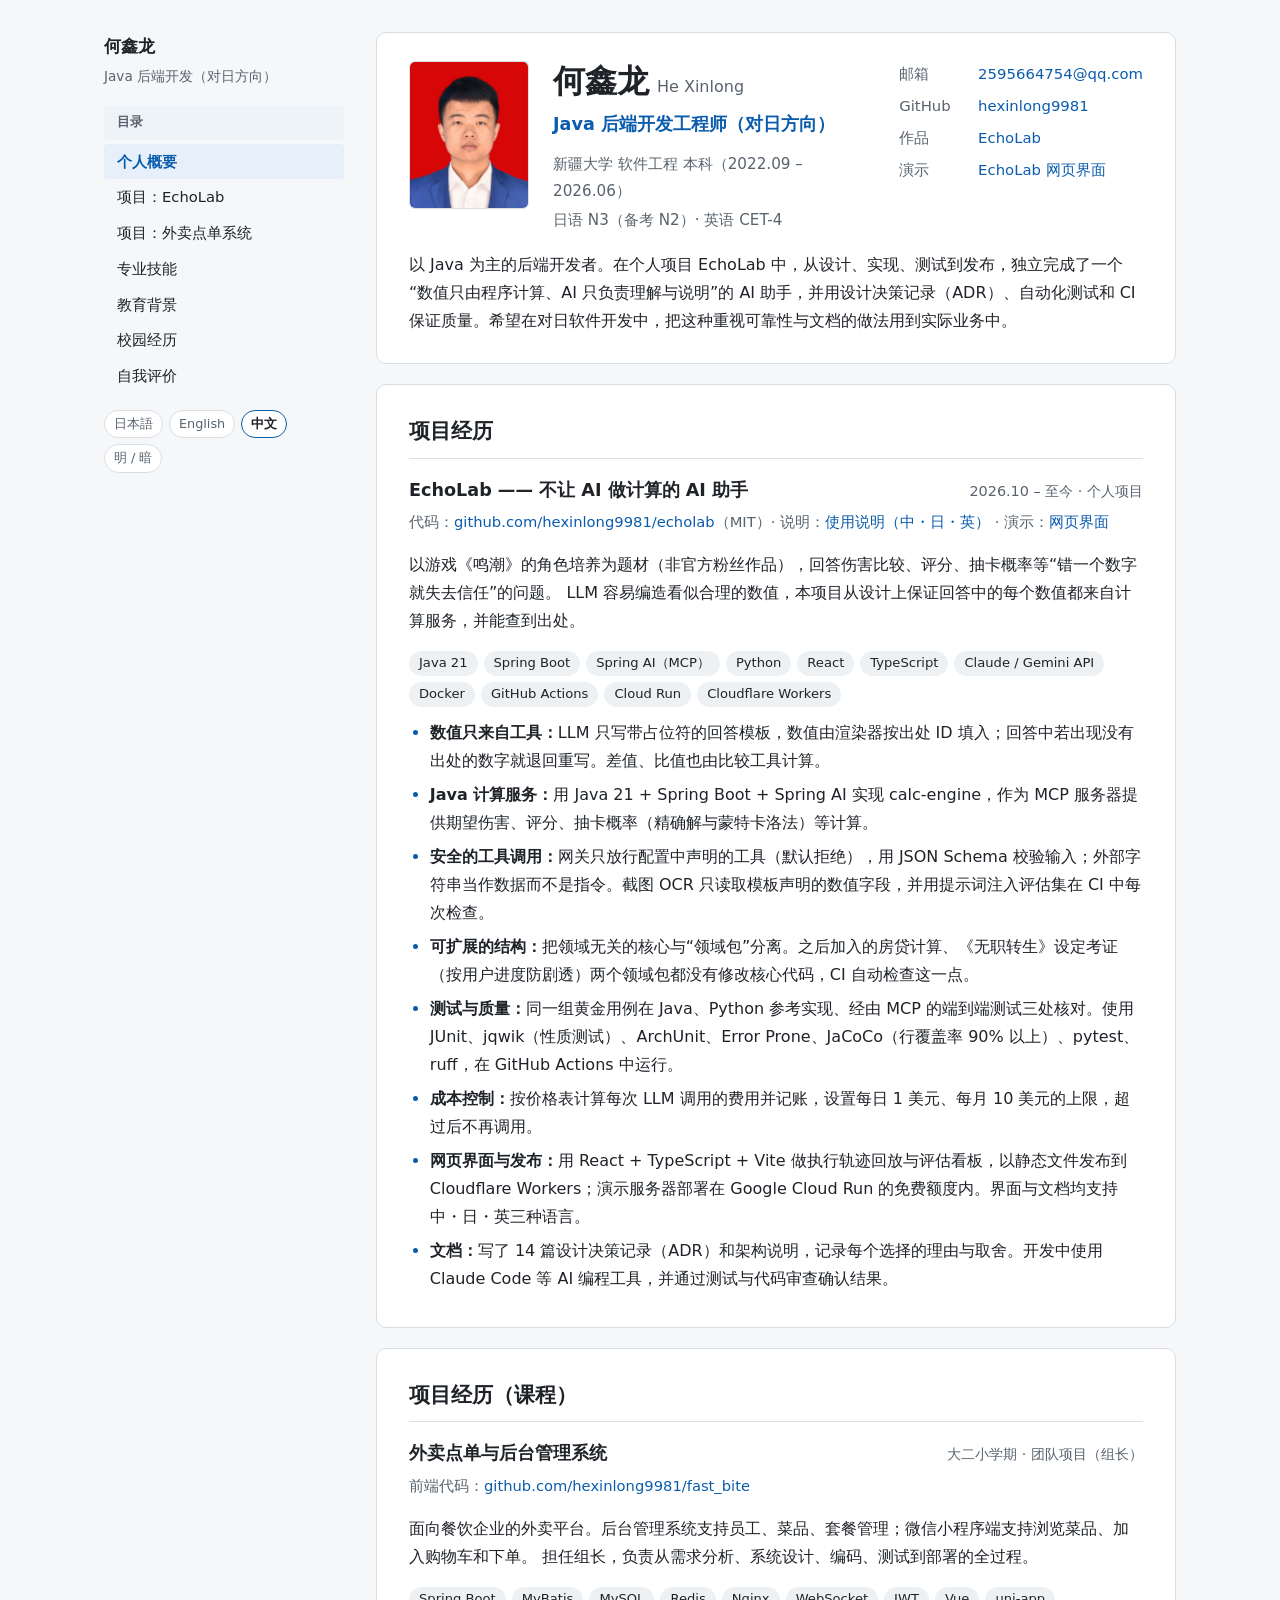
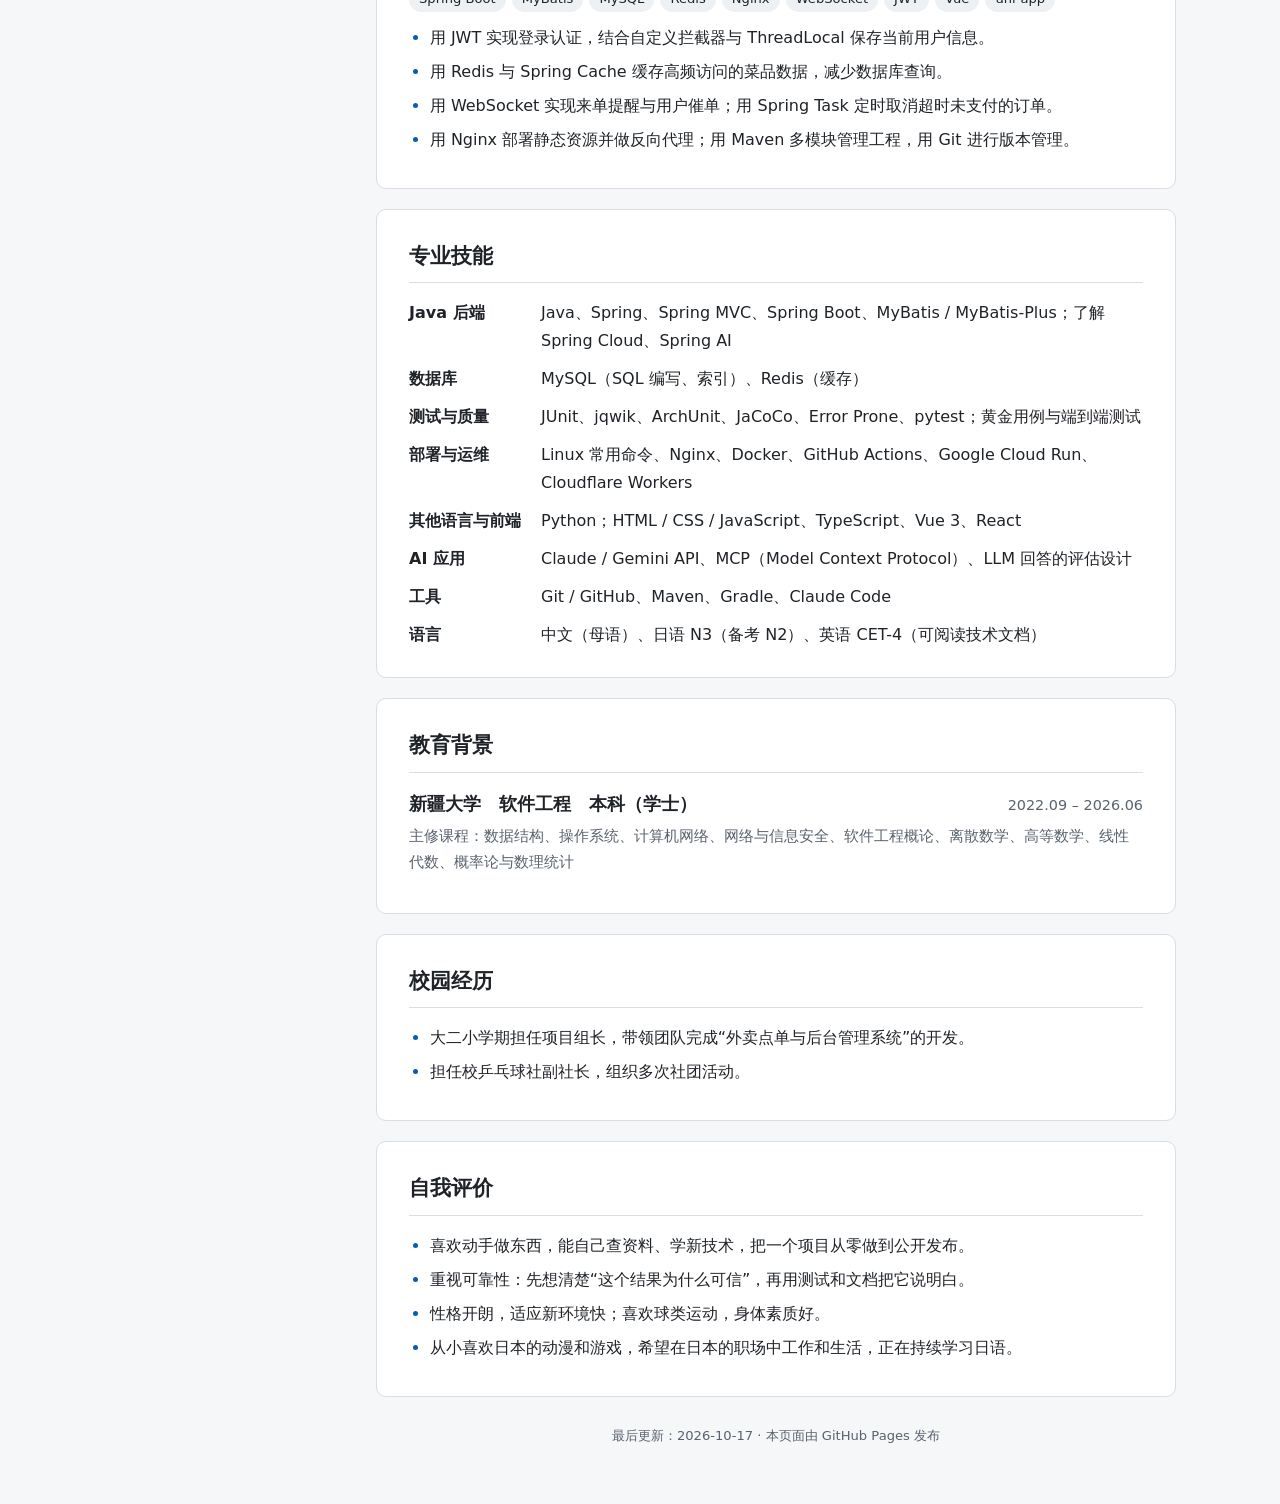
<file: zh/index.html>
<!doctype html>
<html lang="zh-CN">
<head>
<meta charset="utf-8">
<meta name="viewport" content="width=device-width, initial-scale=1">
<title>何鑫龙 | 简历</title>
<meta name="description" content="何鑫龙的简历：Java 后端开发（对日方向）。个人项目 EchoLab——不让 AI 做计算的 AI 助手。">
<link rel="alternate" hreflang="ja" href="../ja/">
<link rel="alternate" hreflang="en" href="../en/">
<link rel="stylesheet" href="../assets/style.css">
<script src="../assets/site.js"></script>
</head>
<body>
<div class="layout">
<div class="topbar"><strong>何鑫龙 · 简历</strong><button id="menu-btn" type="button" aria-label="目录"><svg width="18" height="14" viewBox="0 0 18 14" aria-hidden="true"><path d="M0 1h18M0 7h18M0 13h18" stroke="currentColor" stroke-width="2"/></svg></button></div>

<nav class="side" aria-label="目录">
  <div class="brand">何鑫龙</div>
  <div class="brand-sub">Java 后端开发（对日方向）</div>
  <div class="group">目录</div>
  <ul>
    <li><a href="#profile">个人概要</a></li>
    <li><a href="#echolab">项目：EchoLab</a></li>
    <li><a href="#takeout">项目：外卖点单系统</a></li>
    <li><a href="#skills">专业技能</a></li>
    <li><a href="#education">教育背景</a></li>
    <li><a href="#campus">校园经历</a></li>
    <li><a href="#about">自我评价</a></li>
  </ul>
  <div class="controls">
    <a href="../ja/" lang="ja">日本語</a><a href="../en/" lang="en">English</a><a class="on" href="./">中文</a>
    <button id="theme-btn" type="button">明 / 暗</button>
  </div>
</nav>

<main>
  <section class="card" id="profile">
    <div class="hero">
      <img class="photo" src="../assets/photo.jpg" width="120" height="148" alt="何鑫龙的照片">
      <div>
        <h1>何鑫龙<span class="romaji">He Xinlong</span></h1>
        <p class="role">Java 后端开发工程师（对日方向）</p>
        <ul class="facts">
          <li>新疆大学 软件工程 本科（2022.09 – 2026.06）</li>
          <li>日语 N3（备考 N2）· 英语 CET-4</li>
        </ul>
      </div>
      <div class="links">
        <div><span class="k">邮箱</span><a href="mailto:2595664754@qq.com">2595664754@qq.com</a></div>
        <div><span class="k">GitHub</span><a href="https://github.com/hexinlong9981">hexinlong9981</a></div>
        <div><span class="k">作品</span><a href="https://github.com/hexinlong9981/echolab">EchoLab</a></div>
        <div><span class="k">演示</span><a href="https://echolab-web.echolab-web.workers.dev/">EchoLab 网页界面</a></div>
      </div>
    </div>
    <p class="summary">
      以 Java 为主的后端开发者。在个人项目 EchoLab 中，从设计、实现、测试到发布，独立完成了一个
      “数值只由程序计算、AI 只负责理解与说明”的 AI 助手，并用设计决策记录（ADR）、自动化测试和 CI
      保证质量。希望在对日软件开发中，把这种重视可靠性与文档的做法用到实际业务中。
    </p>
  </section>

  <section class="card" id="echolab">
    <h2>项目经历</h2>
    <div class="item">
      <div class="item-head">
        <h3>EchoLab —— 不让 AI 做计算的 AI 助手</h3>
        <span class="period">2026.10 – 至今 · 个人项目</span>
      </div>
      <p class="meta">
        代码：<a href="https://github.com/hexinlong9981/echolab">github.com/hexinlong9981/echolab</a>（MIT）·
        说明：<a href="https://hexinlong9981.github.io/echolab/zh/">使用说明（中・日・英）</a> ·
        演示：<a href="https://echolab-web.echolab-web.workers.dev/">网页界面</a>
      </p>
      <p>
        以游戏《鸣潮》的角色培养为题材（非官方粉丝作品），回答伤害比较、评分、抽卡概率等“错一个数字就失去信任”的问题。
        LLM 容易编造看似合理的数值，本项目从设计上保证回答中的每个数值都来自计算服务，并能查到出处。
      </p>
      <ul class="tags">
        <li>Java 21</li><li>Spring Boot</li><li>Spring AI（MCP）</li><li>Python</li><li>React</li><li>TypeScript</li>
        <li>Claude / Gemini API</li><li>Docker</li><li>GitHub Actions</li><li>Cloud Run</li><li>Cloudflare Workers</li>
      </ul>
      <ul class="points">
        <li><span class="point-title">数值只来自工具：</span>LLM 只写带占位符的回答模板，数值由渲染器按出处 ID 填入；回答中若出现没有出处的数字就退回重写。差值、比值也由比较工具计算。</li>
        <li><span class="point-title">Java 计算服务：</span>用 Java 21 + Spring Boot + Spring AI 实现 calc-engine，作为 MCP 服务器提供期望伤害、评分、抽卡概率（精确解与蒙特卡洛法）等计算。</li>
        <li><span class="point-title">安全的工具调用：</span>网关只放行配置中声明的工具（默认拒绝），用 JSON Schema 校验输入；外部字符串当作数据而不是指令。截图 OCR 只读取模板声明的数值字段，并用提示词注入评估集在 CI 中每次检查。</li>
        <li><span class="point-title">可扩展的结构：</span>把领域无关的核心与“领域包”分离。之后加入的房贷计算、《无职转生》设定考证（按用户进度防剧透）两个领域包都没有修改核心代码，CI 自动检查这一点。</li>
        <li><span class="point-title">测试与质量：</span>同一组黄金用例在 Java、Python 参考实现、经由 MCP 的端到端测试三处核对。使用 JUnit、jqwik（性质测试）、ArchUnit、Error Prone、JaCoCo（行覆盖率 90% 以上）、pytest、ruff，在 GitHub Actions 中运行。</li>
        <li><span class="point-title">成本控制：</span>按价格表计算每次 LLM 调用的费用并记账，设置每日 1 美元、每月 10 美元的上限，超过后不再调用。</li>
        <li><span class="point-title">网页界面与发布：</span>用 React + TypeScript + Vite 做执行轨迹回放与评估看板，以静态文件发布到 Cloudflare Workers；演示服务器部署在 Google Cloud Run 的免费额度内。界面与文档均支持中・日・英三种语言。</li>
        <li><span class="point-title">文档：</span>写了 14 篇设计决策记录（ADR）和架构说明，记录每个选择的理由与取舍。开发中使用 Claude Code 等 AI 编程工具，并通过测试与代码审查确认结果。</li>
      </ul>
    </div>
  </section>

  <section class="card" id="takeout">
    <h2>项目经历（课程）</h2>
    <div class="item">
      <div class="item-head">
        <h3>外卖点单与后台管理系统</h3>
        <span class="period">大二小学期 · 团队项目（组长）</span>
      </div>
      <p class="meta">前端代码：<a href="https://github.com/hexinlong9981/fast_bite">github.com/hexinlong9981/fast_bite</a></p>
      <p>
        面向餐饮企业的外卖平台。后台管理系统支持员工、菜品、套餐管理；微信小程序端支持浏览菜品、加入购物车和下单。
        担任组长，负责从需求分析、系统设计、编码、测试到部署的全过程。
      </p>
      <ul class="tags">
        <li>Spring Boot</li><li>MyBatis</li><li>MySQL</li><li>Redis</li><li>Nginx</li><li>WebSocket</li><li>JWT</li><li>Vue</li><li>uni-app</li>
      </ul>
      <ul class="points">
        <li>用 JWT 实现登录认证，结合自定义拦截器与 ThreadLocal 保存当前用户信息。</li>
        <li>用 Redis 与 Spring Cache 缓存高频访问的菜品数据，减少数据库查询。</li>
        <li>用 WebSocket 实现来单提醒与用户催单；用 Spring Task 定时取消超时未支付的订单。</li>
        <li>用 Nginx 部署静态资源并做反向代理；用 Maven 多模块管理工程，用 Git 进行版本管理。</li>
      </ul>
    </div>
  </section>

  <section class="card" id="skills">
    <h2>专业技能</h2>
    <dl class="skills">
      <dt>Java 后端</dt><dd>Java、Spring、Spring MVC、Spring Boot、MyBatis / MyBatis-Plus；了解 Spring Cloud、Spring AI</dd>
      <dt>数据库</dt><dd>MySQL（SQL 编写、索引）、Redis（缓存）</dd>
      <dt>测试与质量</dt><dd>JUnit、jqwik、ArchUnit、JaCoCo、Error Prone、pytest；黄金用例与端到端测试</dd>
      <dt>部署与运维</dt><dd>Linux 常用命令、Nginx、Docker、GitHub Actions、Google Cloud Run、Cloudflare Workers</dd>
      <dt>其他语言与前端</dt><dd>Python；HTML / CSS / JavaScript、TypeScript、Vue 3、React</dd>
      <dt>AI 应用</dt><dd>Claude / Gemini API、MCP（Model Context Protocol）、LLM 回答的评估设计</dd>
      <dt>工具</dt><dd>Git / GitHub、Maven、Gradle、Claude Code</dd>
      <dt>语言</dt><dd>中文（母语）、日语 N3（备考 N2）、英语 CET-4（可阅读技术文档）</dd>
    </dl>
  </section>

  <section class="card" id="education">
    <h2>教育背景</h2>
    <div class="item-head">
      <h3>新疆大学　软件工程　本科（学士）</h3>
      <span class="period">2022.09 – 2026.06</span>
    </div>
    <p class="meta">主修课程：数据结构、操作系统、计算机网络、网络与信息安全、软件工程概论、离散数学、高等数学、线性代数、概率论与数理统计</p>
  </section>

  <section class="card" id="campus">
    <h2>校园经历</h2>
    <ul class="points">
      <li>大二小学期担任项目组长，带领团队完成“外卖点单与后台管理系统”的开发。</li>
      <li>担任校乒乓球社副社长，组织多次社团活动。</li>
    </ul>
  </section>

  <section class="card" id="about">
    <h2>自我评价</h2>
    <ul class="points">
      <li>喜欢动手做东西，能自己查资料、学新技术，把一个项目从零做到公开发布。</li>
      <li>重视可靠性：先想清楚“这个结果为什么可信”，再用测试和文档把它说明白。</li>
      <li>性格开朗，适应新环境快；喜欢球类运动，身体素质好。</li>
      <li>从小喜欢日本的动漫和游戏，希望在日本的职场中工作和生活，正在持续学习日语。</li>
    </ul>
  </section>

  <footer>最后更新：2026-10-17 · 本页面由 GitHub Pages 发布</footer>
</main>
</div>
</body>
</html>
</file>
<file: assets/style.css>
/* 简历页面（zh / ja / en 共用）。明暗两种主题，打印时为白底单栏。 */
:root {
  --bg: #f6f7f9; --panel: #ffffff; --text: #1f2328; --muted: #59636e;
  --border: #d8dee4; --accent: #0b5cad; --accent-soft: #e7f0fa;
  --tag-bg: #eef1f4; --nav-group: #eef3f8; --furigana: #d32f2f;
  color-scheme: light;
}
@media (prefers-color-scheme: dark) {
  :root:not([data-theme="light"]) {
    --bg: #0d1117; --panel: #151b23; --text: #e6edf3; --muted: #9198a1;
    --border: #30363d; --accent: #58a6ff; --accent-soft: #15283f;
    --tag-bg: #212830; --nav-group: #1b2430; --furigana: #ff7b72;
    color-scheme: dark;
  }
}
:root[data-theme="dark"] {
  --bg: #0d1117; --panel: #151b23; --text: #e6edf3; --muted: #9198a1;
  --border: #30363d; --accent: #58a6ff; --accent-soft: #15283f;
  --tag-bg: #212830; --nav-group: #1b2430; --furigana: #ff7b72;
  color-scheme: dark;
}

* { box-sizing: border-box; }
html { scroll-behavior: smooth; scroll-padding-top: 16px; }
body {
  margin: 0; background: var(--bg); color: var(--text);
  font: 16px/1.75 system-ui, -apple-system, "Segoe UI", "PingFang SC", "Hiragino Sans",
        "Microsoft YaHei", "Noto Sans CJK SC", "Noto Sans JP", sans-serif;
}
a { color: var(--accent); text-decoration: none; }
a:hover { text-decoration: underline; }

/* ===== 布局：左侧导航 + 正文 ===== */
.layout { display: grid; grid-template-columns: 240px minmax(0, 1fr); max-width: 1120px; margin: 0 auto; gap: 32px; padding: 32px 24px; }
nav.side { position: sticky; top: 24px; align-self: start; }
nav.side .brand { font-weight: 700; font-size: 1.05rem; margin-bottom: 4px; }
nav.side .brand-sub { color: var(--muted); font-size: .85rem; margin-bottom: 16px; }
nav.side .group {
  display: block; width: 100%; text-align: left; font: inherit; font-size: .8rem; font-weight: 600;
  color: var(--muted); background: var(--nav-group); border: 0; border-left: 3px solid transparent;
  border-radius: 4px; padding: 6px 10px; margin-top: 12px; letter-spacing: .03em;
}
nav.side ul { list-style: none; margin: 4px 0 0; padding: 0; }
nav.side li a { display: block; padding: 5px 10px 5px 13px; border-radius: 4px; color: var(--text); font-size: .92rem; }
nav.side li a:hover { background: var(--nav-group); text-decoration: none; }
nav.side li a.current { color: var(--accent); background: var(--accent-soft); font-weight: 600; }
.controls { display: flex; flex-wrap: wrap; gap: 6px; margin-top: 16px; }
.controls a, .controls button {
  font: inherit; font-size: .8rem; padding: 3px 9px; border: 1px solid var(--border); border-radius: 999px;
  background: var(--panel); color: var(--muted); cursor: pointer; line-height: 1.6;
}
.controls a.on, .controls button.on { color: var(--text); border-color: var(--accent); font-weight: 600; }
.controls a:hover, .controls button:hover { text-decoration: none; color: var(--text); }

/* 手机：顶部栏 + ☰ */
.topbar { display: none; }
@media (max-width: 860px) {
  .layout { grid-template-columns: 1fr; padding: 0 16px 32px; gap: 0; }
  .topbar {
    display: flex; align-items: center; justify-content: space-between; position: sticky; top: 0; z-index: 20;
    background: var(--panel); border-bottom: 1px solid var(--border); margin: 0 -16px 16px; padding: 10px 16px;
  }
  .topbar button { display: flex; align-items: center; height: 32px; font: inherit; background: none; border: 1px solid var(--border); border-radius: 6px; color: var(--text); padding: 0 10px; }
  nav.side {
    display: none; position: fixed; z-index: 30; top: 52px; left: 0; right: 0; max-height: calc(100vh - 52px); overflow: auto;
    background: var(--panel); border-bottom: 1px solid var(--border); padding: 12px 16px 16px;
    box-shadow: 0 8px 24px rgba(0,0,0,.18);
  }
  html.nav-open nav.side { display: block; }
  nav.side .brand, nav.side .brand-sub { display: none; }
  html { scroll-padding-top: 64px; }
}

/* ===== 正文 ===== */
main { min-width: 0; }
.card { background: var(--panel); border: 1px solid var(--border); border-radius: 10px; padding: 28px 32px; margin-bottom: 20px; }
@media (max-width: 860px) { .card { padding: 20px 18px; } }
.hero { display: flex; gap: 24px; align-items: flex-start; justify-content: space-between; flex-wrap: wrap; }
.hero .photo { width: 120px; height: 148px; object-fit: cover; border-radius: 6px; border: 1px solid var(--border); flex: none; }
.hero > div:not(.links) { flex: 1 1 280px; }
@media (max-width: 600px) { .hero .photo { width: 96px; height: 118px; } }
.hero h1 { margin: 0; font-size: 2rem; line-height: 1.3; }
.hero .romaji { color: var(--muted); font-size: 1rem; font-weight: 400; margin-left: 8px; }
.hero .role { margin: 6px 0 0; font-size: 1.1rem; color: var(--accent); font-weight: 600; }
.hero .facts { margin: 12px 0 0; padding: 0; list-style: none; color: var(--muted); font-size: .95rem; }
.hero .facts li { margin: 2px 0; }
.links { display: flex; flex-direction: column; gap: 6px; font-size: .93rem; min-width: 220px; }
.links > div { display: flex; gap: 12px; align-items: baseline; }
.links .k { color: var(--muted); min-width: 4.5em; }
.summary { margin: 16px 0 0; }

h2 { font-size: 1.3rem; margin: 0 0 16px; padding-bottom: 8px; border-bottom: 1px solid var(--border); }
h3 { font-size: 1.1rem; margin: 0; }
.item + .item { margin-top: 28px; padding-top: 24px; border-top: 1px dashed var(--border); }
.item-head { display: flex; justify-content: space-between; gap: 12px; flex-wrap: wrap; align-items: baseline; }
.period { color: var(--muted); font-size: .9rem; white-space: nowrap; }
.meta { color: var(--muted); font-size: .92rem; margin: 4px 0 10px; }
.tags { display: flex; flex-wrap: wrap; gap: 6px; margin: 10px 0 12px; padding: 0; list-style: none; }
.tags li { background: var(--tag-bg); border-radius: 999px; padding: 1px 10px; font-size: .82rem; }
ul.points { margin: 8px 0 0; padding-left: 1.3em; }
ul.points li { margin: 6px 0; }
ul.points li::marker { color: var(--accent); }
.point-title { font-weight: 600; }
.note { color: var(--muted); font-size: .88rem; margin-top: 12px; }
.skills { display: grid; grid-template-columns: max-content 1fr; gap: 10px 20px; margin: 0; }
.skills dt { font-weight: 600; }
.skills dd { margin: 0; }
@media (max-width: 600px) { .skills { grid-template-columns: 1fr; gap: 2px; } .skills dd { margin-bottom: 10px; } }
footer { color: var(--muted); font-size: .82rem; text-align: center; padding: 8px 0 24px; }

/* ===== 日语页面的注音（ruby.furi：汉字一字一注、红色；ruby.furi.eng：片假名上的英语原词） ===== */
html:lang(ja) body { line-height: 2.1; }
ruby.furi rt { color: var(--furigana); font-size: .5em; font-weight: normal; }
ruby.furi rp { display: none; }
ruby.furi.eng rt { font-family: system-ui, -apple-system, "Segoe UI", Roboto, Arial, sans-serif; letter-spacing: 0; }
html.no-furi ruby.furi:not(.eng) rt { display: none; }
html.no-eng ruby.furi.eng rt { display: none; }
html.no-furi.no-eng body { line-height: 1.75; }
.ruby-only { display: none; }
html:lang(ja) .ruby-only { display: inline-flex; }

/* ===== 打印 / 存为 PDF ===== */
@media print {
  :root, :root[data-theme="dark"] { --bg: #fff; --panel: #fff; --text: #000; --muted: #444; --border: #bbb; --accent: #0b5cad; --tag-bg: #eee; color-scheme: light; }
  .layout { display: block; padding: 0; max-width: none; }
  nav.side, .topbar, footer { display: none !important; }
  .card { border: 0; padding: 0 0 12px; margin: 0 0 12px; break-inside: auto; }
  .item { break-inside: avoid; }
  body { font-size: 11pt; }
  a { color: inherit; }
}
</file>
